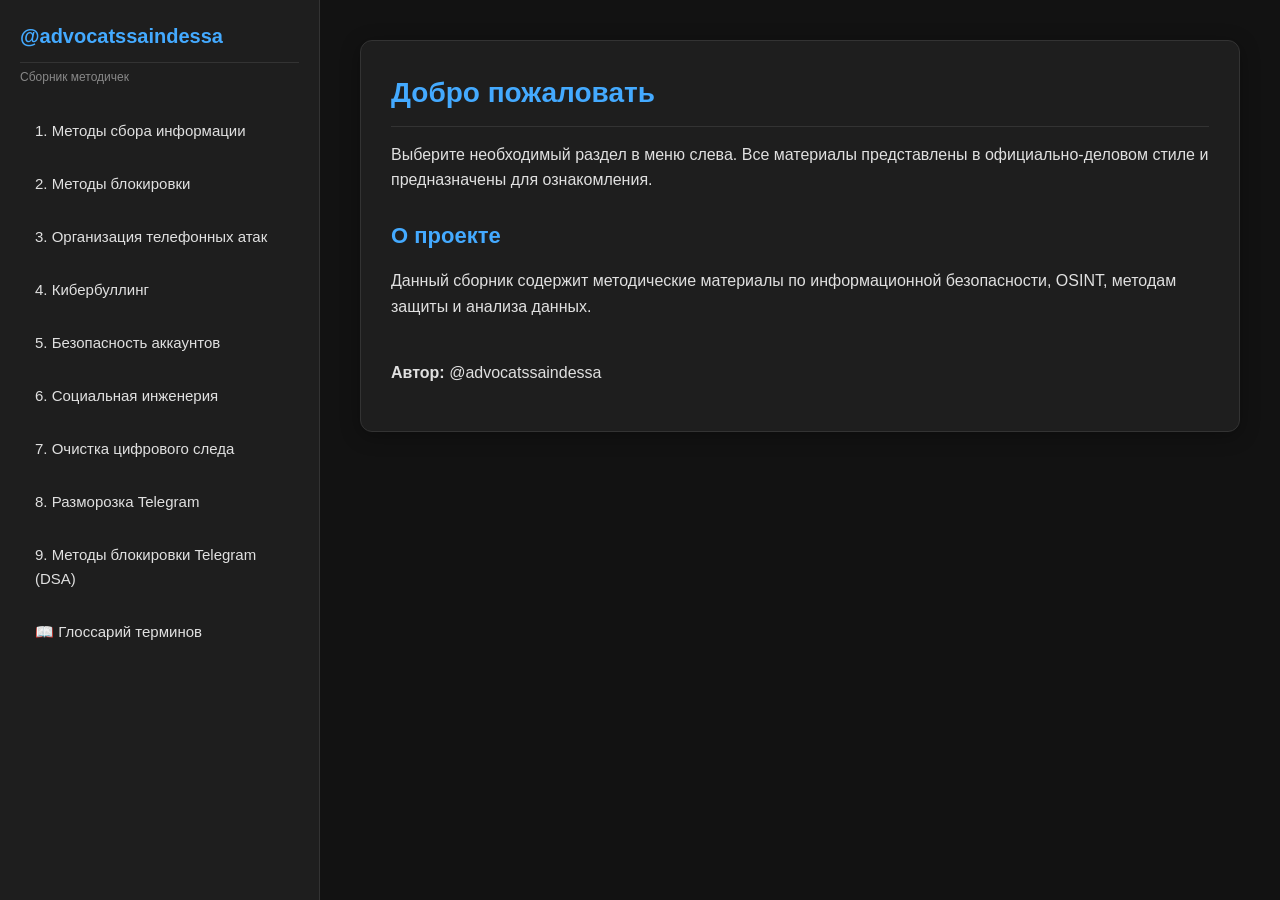
<file: index.html>
<!DOCTYPE html>
<html lang="ru">
<head>
  <meta charset="UTF-8">
  <meta name="viewport" content="width=device-width, initial-scale=1.0">
  <title>Мануалы | @advocatssaindessa</title>
  <link rel="stylesheet" href="style.css">
</head>
<body>

  <!-- Боковая панель -->
  <aside class="sidebar">
    <h1>@advocatssaindessa</h1>
    <p>Сборник методичек</p>
    
    <a href="manual1.html">1. Методы сбора информации</a>
    <a href="manual2.html">2. Методы блокировки</a>
    <a href="manual3.html">3. Организация телефонных атак</a>
    <a href="manual4.html">4. Кибербуллинг</a>
    <a href="manual5.html">5. Безопасность аккаунтов</a>
    <a href="manual6.html">6. Социальная инженерия</a>
    <a href="manual7.html">7. Очистка цифрового следа</a>
    <a href="manual8.html">8. Разморозка Telegram</a>
    <a href="manual9.html">9. Методы блокировки Telegram (DSA)</a>
    <a href="glossary.html">📖 Глоссарий терминов</a>
  </aside>

  <!-- Основной контент -->
  <main class="main-content">
    <div class="content-box">
      <h1>Добро пожаловать</h1>
      <p>Выберите необходимый раздел в меню слева. Все материалы представлены в официально-деловом стиле и предназначены для ознакомления.</p>
      
      <h2>О проекте</h2>
      <p>Данный сборник содержит методические материалы по информационной безопасности, OSINT, методам защиты и анализа данных.</p>
      
      <br>
      <p><strong>Автор:</strong> @advocatssaindessa</p>
    </div>
  </main>

</body>
</html>
</file>
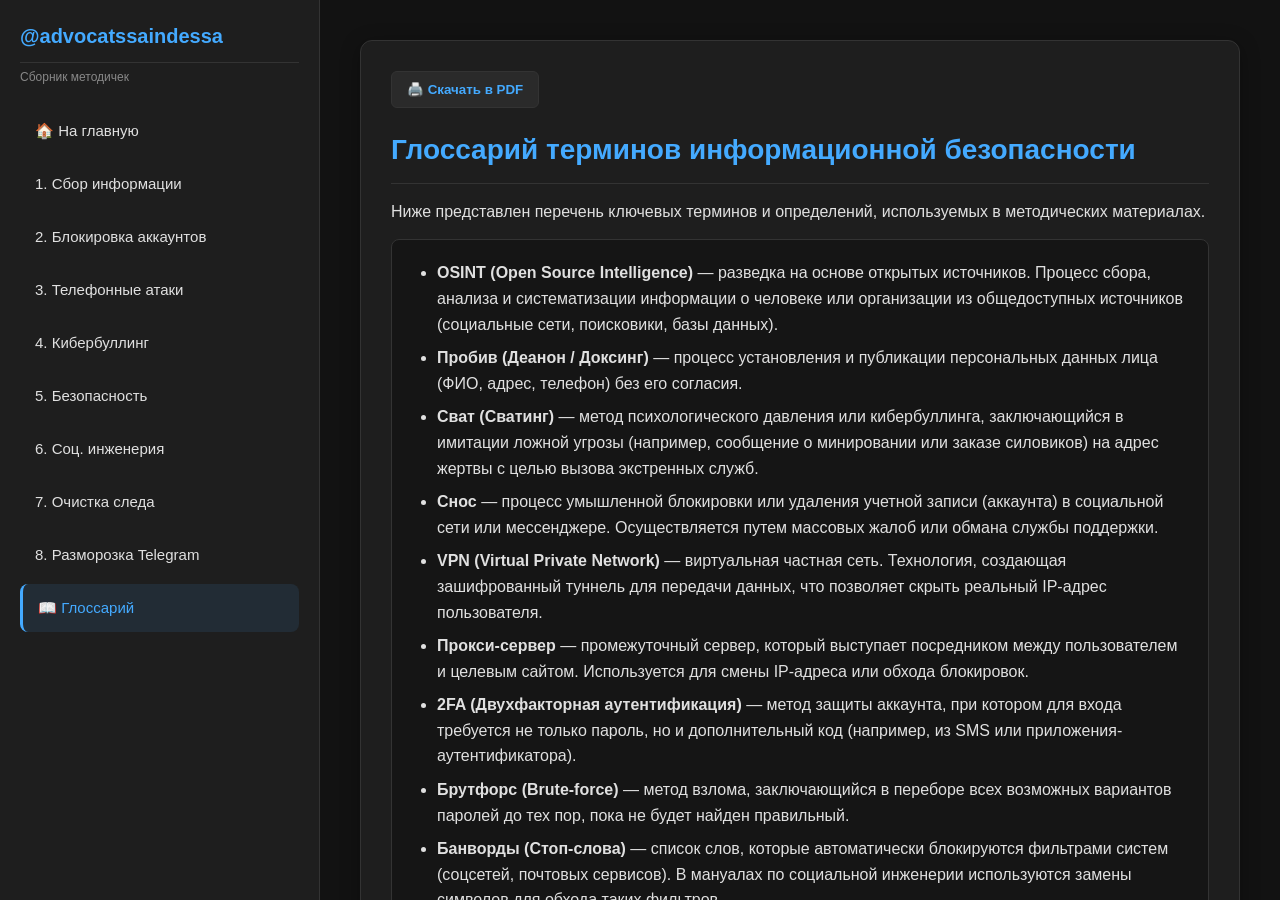
<file: glossary.html>
<!DOCTYPE html>
<html lang="ru">
<head>
  <meta charset="UTF-8">
  <meta name="viewport" content="width=device-width, initial-scale=1.0">
  <title>Глоссарий терминов</title>
  <link rel="stylesheet" href="style.css">
</head>
<body>

  <aside class="sidebar">
    <h1>@advocatssaindessa</h1>
    <p>Сборник методичек</p>
    <a href="index.html">🏠 На главную</a>
    <a href="manual1.html">1. Сбор информации</a>
    <a href="manual2.html">2. Блокировка аккаунтов</a>
    <a href="manual3.html">3. Телефонные атаки</a>
    <a href="manual4.html">4. Кибербуллинг</a>
    <a href="manual5.html">5. Безопасность</a>
    <a href="manual6.html">6. Соц. инженерия</a>
    <a href="manual7.html">7. Очистка следа</a>
    <a href="manual8.html">8. Разморозка Telegram</a>
    <a href="glossary.html" class="active">📖 Глоссарий</a>
  </aside>

  <main class="main-content">
    <div class="content-box">
      
      <button onclick="window.print()" class="btn">🖨️ Скачать в PDF</button>
      
      <h1>Глоссарий терминов информационной безопасности</h1>
      <p>Ниже представлен перечень ключевых терминов и определений, используемых в методических материалах.</p>

      <ul>
        <li><strong>OSINT (Open Source Intelligence)</strong> — разведка на основе открытых источников. Процесс сбора, анализа и систематизации информации о человеке или организации из общедоступных источников (социальные сети, поисковики, базы данных).</li>
        <li><strong>Пробив (Деанон / Доксинг)</strong> — процесс установления и публикации персональных данных лица (ФИО, адрес, телефон) без его согласия.</li>
        <li><strong>Сват (Сватинг)</strong> — метод психологического давления или кибербуллинга, заключающийся в имитации ложной угрозы (например, сообщение о минировании или заказе силовиков) на адрес жертвы с целью вызова экстренных служб.</li>
        <li><strong>Снос</strong> — процесс умышленной блокировки или удаления учетной записи (аккаунта) в социальной сети или мессенджере. Осуществляется путем массовых жалоб или обмана службы поддержки.</li>
        <li><strong>VPN (Virtual Private Network)</strong> — виртуальная частная сеть. Технология, создающая зашифрованный туннель для передачи данных, что позволяет скрыть реальный IP-адрес пользователя.</li>
        <li><strong>Прокси-сервер</strong> — промежуточный сервер, который выступает посредником между пользователем и целевым сайтом. Используется для смены IP-адреса или обхода блокировок.</li>
        <li><strong>2FA (Двухфакторная аутентификация)</strong> — метод защиты аккаунта, при котором для входа требуется не только пароль, но и дополнительный код (например, из SMS или приложения-аутентификатора).</li>
        <li><strong>Брутфорс (Brute-force)</strong> — метод взлома, заключающийся в переборе всех возможных вариантов паролей до тех пор, пока не будет найден правильный.</li>
        <li><strong>Банворды (Стоп-слова)</strong> — список слов, которые автоматически блокируются фильтрами систем (соцсетей, почтовых сервисов). В мануалах по социальной инженерии используются замены символов для обхода таких фильтров.</li>
        <li><strong>Автоудаление (AutoDelete Cookies)</strong> — расширение для браузера, автоматически удаляющее файлы cookie после закрытия вкладки, предотвращая отслеживание сессий.</li>
        <li><strong>Tallow (TorWall)</strong> — программное обеспечение (брандмауэр), которое принудительно перенаправляет весь интернет-трафик компьютера через сеть Tor, блокируя утечки данных в обход анонимайзера.</li>
      </ul>

      <footer>
        <p><strong>Автор:</strong> @advocatssaindessa</p>
      </footer>
      
    </div>
  </main>

</body>
</html>
</file>
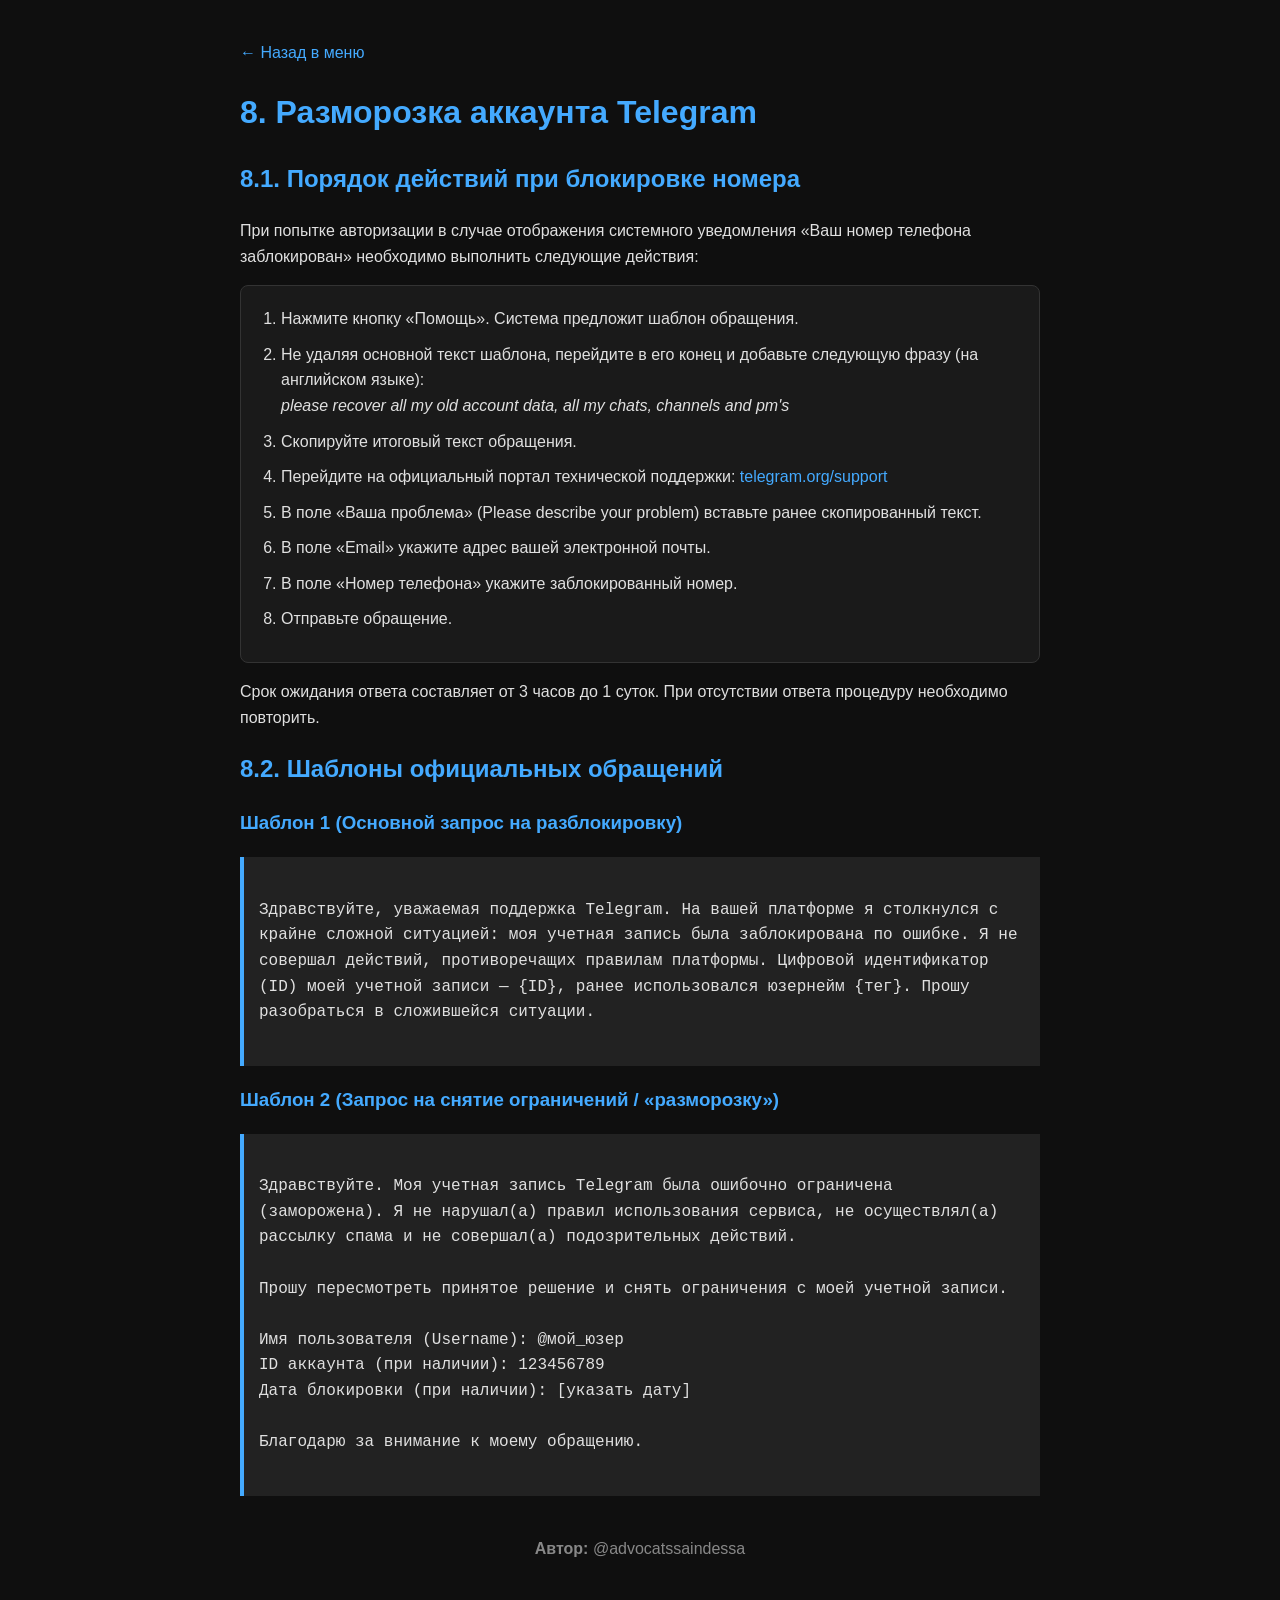
<file: manuai8.html>
<!DOCTYPE html>
<html lang="ru">
<head>
  <meta charset="UTF-8">
  <title>Разморозка аккаунта Telegram</title>
  <style>
    body { background-color: #0f0f0f; color: #e0e0e0; font-family: 'Segoe UI', Arial, sans-serif; max-width: 800px; margin: 40px auto; padding: 0 20px; line-height: 1.6; }
    h1, h2, h3 { color: #4af; }
    a { color: #4af; text-decoration: none; }
    a:hover { text-decoration: underline; }
    ul, ol { background: #1a1a1a; padding: 20px 40px; border-radius: 8px; border: 1px solid #333; }
    li { margin-bottom: 10px; }
    footer { text-align: center; color: #888; margin-top: 40px; }
    .code-block { background: #222; padding: 15px; border-left: 4px solid #4af; margin: 15px 0; font-family: Consolas, monospace; white-space: pre-wrap; }
  </style>
</head>
<body>
  <a href="index.html">← Назад в меню</a>
  <h1>8. Разморозка аккаунта Telegram</h1>

  <h2>8.1. Порядок действий при блокировке номера</h2>
  <p>При попытке авторизации в случае отображения системного уведомления «Ваш номер телефона заблокирован» необходимо выполнить следующие действия:</p>
  <ol>
    <li>Нажмите кнопку «Помощь». Система предложит шаблон обращения.</li>
    <li>Не удаляя основной текст шаблона, перейдите в его конец и добавьте следующую фразу (на английском языке):<br>
      <em>please recover all my old account data, all my chats, channels and pm's</em>
    </li>
    <li>Скопируйте итоговый текст обращения.</li>
    <li>Перейдите на официальный портал технической поддержки: <a href="https://telegram.org/support" target="_blank">telegram.org/support</a></li>
    <li>В поле «Ваша проблема» (Please describe your problem) вставьте ранее скопированный текст.</li>
    <li>В поле «Email» укажите адрес вашей электронной почты.</li>
    <li>В поле «Номер телефона» укажите заблокированный номер.</li>
    <li>Отправьте обращение.</li>
  </ol>
  <p>Срок ожидания ответа составляет от 3 часов до 1 суток. При отсутствии ответа процедуру необходимо повторить.</p>

  <h2>8.2. Шаблоны официальных обращений</h2>
  
  <h3>Шаблон 1 (Основной запрос на разблокировку)</h3>
  <div class="code-block">
Здравствуйте, уважаемая поддержка Telegram. На вашей платформе я столкнулся с крайне сложной ситуацией: моя учетная запись была заблокирована по ошибке. Я не совершал действий, противоречащих правилам платформы. Цифровой идентификатор (ID) моей учетной записи — {ID}, ранее использовался юзернейм {тег}. Прошу разобраться в сложившейся ситуации.
  </div>

  <h3>Шаблон 2 (Запрос на снятие ограничений / «разморозку»)</h3>
  <div class="code-block">
Здравствуйте. Моя учетная запись Telegram была ошибочно ограничена (заморожена). Я не нарушал(а) правил использования сервиса, не осуществлял(а) рассылку спама и не совершал(а) подозрительных действий.

Прошу пересмотреть принятое решение и снять ограничения с моей учетной записи.

Имя пользователя (Username): @мой_юзер
ID аккаунта (при наличии): 123456789
Дата блокировки (при наличии): [указать дату]

Благодарю за внимание к моему обращению.
  </div>

  <footer>
    <p><strong>Автор:</strong> @advocatssaindessa</p>
  </footer>
</body>
</html>
</file>
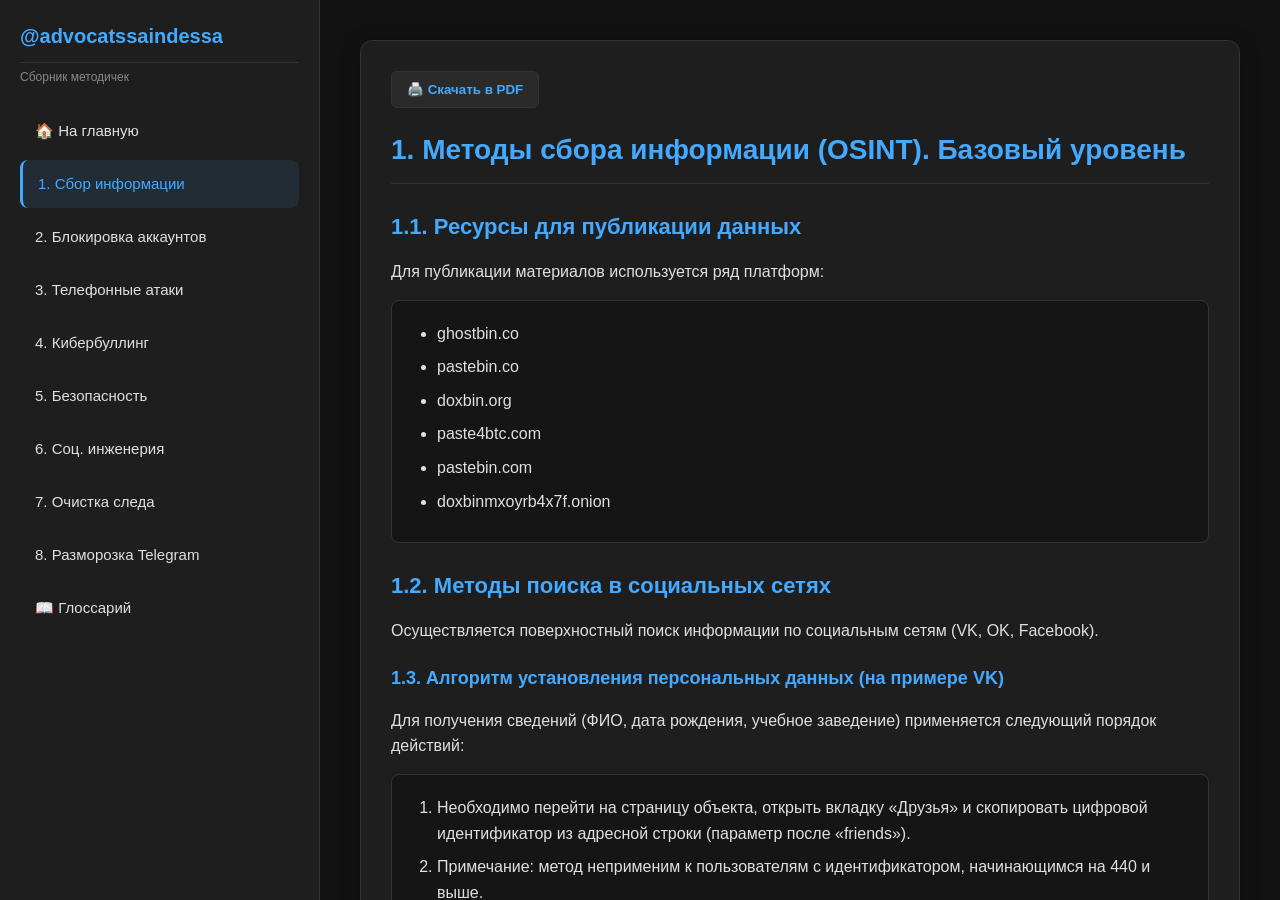
<file: manual1.html>
<!DOCTYPE html>
<html lang="ru">
<head>
  <meta charset="UTF-8">
  <meta name="viewport" content="width=device-width, initial-scale=1.0">
  <title>Методы сбора информации (OSINT)</title>
  <link rel="stylesheet" href="style.css">
</head>
<body>

  <aside class="sidebar">
    <h1>@advocatssaindessa</h1>
    <p>Сборник методичек</p>
    <a href="index.html">🏠 На главную</a>
    <a href="manual1.html" class="active">1. Сбор информации</a>
    <a href="manual2.html">2. Блокировка аккаунтов</a>
    <a href="manual3.html">3. Телефонные атаки</a>
    <a href="manual4.html">4. Кибербуллинг</a>
    <a href="manual5.html">5. Безопасность</a>
    <a href="manual6.html">6. Соц. инженерия</a>
    <a href="manual7.html">7. Очистка следа</a>
    <a href="manual8.html">8. Разморозка Telegram</a>
    <a href="glossary.html">📖 Глоссарий</a>
  </aside>

  <main class="main-content">
    <div class="content-box">
      
      <button onclick="window.print()" class="btn">🖨️ Скачать в PDF</button>
      
      <h1>1. Методы сбора информации (OSINT). Базовый уровень</h1>

      <h2>1.1. Ресурсы для публикации данных</h2>
      <p>Для публикации материалов используется ряд платформ:</p>
      <ul>
        <li>ghostbin.co</li>
        <li>pastebin.co</li>
        <li>doxbin.org</li>
        <li>paste4btc.com</li>
        <li>pastebin.com</li>
        <li>doxbinmxoyrb4x7f.onion</li>
      </ul>

      <h2>1.2. Методы поиска в социальных сетях</h2>
      <p>Осуществляется поверхностный поиск информации по социальным сетям (VK, OK, Facebook).</p>

      <h3>1.3. Алгоритм установления персональных данных (на примере VK)</h3>
      <p>Для получения сведений (ФИО, дата рождения, учебное заведение) применяется следующий порядок действий:</p>
      <ol>
        <li>Необходимо перейти на страницу объекта, открыть вкладку «Друзья» и скопировать цифровой идентификатор из адресной строки (параметр после «friends»).</li>
        <li>Примечание: метод неприменим к пользователям с идентификатором, начинающимся на 440 и выше.</li>
        <li>Следует ввести скопированный идентификатор с префиксом «id» в поисковые системы (Google, Яндекс). Анализ результатов позволяет получить дополнительные сведения (имя при регистрации, телефон, связанные группы). При отсутствии результатов осуществляется переход на страницу пользователя для определения даты рождения (в 87% случаев указывается день и месяц, год вычисляется аналитически). Далее открывается список друзей, выбирается город (возможно указание Москвы или Санкт-Петербурга). Проверяются первые три города после указанных. При числе друзей менее 10 используется сервис 220vk.com для выявления скрытых связей. Определяется преобладающий год рождения среди друзей (соответствует году рождения объекта). На платформе OK.RU выполняется поиск по имени и городу; при отсутствии результатов — по дате рождения (вероятность совпадения 100%). Устанавливаются фамилия и имя (в 50% случаев — отчество). При отсутствии данных об отце его возраст вычисляется путем прибавления 18 лет к возрасту объекта, после чего выполняется поиск.</li>
        <li>При сомнениях в принадлежности страницы конкретному лицу применяется метод сопоставления активности. Анализируется тип устройства (мобильный/ПК) и временные интервалы нахождения в сети. Например, при наличии двух профилей с идентичными данными, активных с мобильных устройств одновременно, и третьего, выходящего в сеть с интервалом в 3-5 часов, последний с высокой долей вероятности является искомым.</li>
      </ol>

      <h3>1.4. Вспомогательные сервисы</h3>
      <ul>
        <li><a href="https://vk.com/app7183114" target="_blank">https://vk.com/app7183114</a></li>
        <li>@InfoVkUser_bot</li>
        <li>@FindNameVk_bot</li>
        <li>@GetPhone_bot</li>
        <li>220vk.com</li>
        <li><a href="https://online-vk.ru/pivatfriends.php?id=123456789" target="_blank">https://online-vk.ru/pivatfriends.php?id=123456789</a> (требуется замена идентификатора)</li>
      </ul>
      <h3>1.5. Поиск по базе данных «Одноклассники» (OK)</h3>
      <p>Применяются аналогичные методы, что и для VK.</p>
      <p><strong>Метод установления номера телефона через OK:</strong></p>
      <ol>
        <li>Выполнить поиск по имени, городу и дате рождения.</li>
        <li>Выполнить поиск по инициалам и городу (с отсеиванием результатов).</li>
        <li>Использовать фильтр по городу и полной дате рождения.</li>
        <li>Осуществить поиск родственников по фамилии (с использованием вычисленного возраста).</li>
        <li>Проверить идентификатор канала YouTube в Google для установления предыдущих названий.</li>
      </ol>
      <p><strong>Инструкция по восстановлению доступа:</strong></p>
      <ol>
        <li>Добавить профиль VK в друзья.</li>
        <li>Перейти в OK и открыть раздел «Друзья».</li>
        <li>Использовать функцию «Добавить друга из ВК».</li>
        <li>Скопировать ссылку на найденный профиль.</li>
        <li>Перейти по адресу <a href="https://ok.ru/password/recovery" target="_blank">https://ok.ru/password/recovery</a> и выбрать восстановление через профиль.</li>
        <li>Вставить ссылку в поле поиска. Система отобразит часть номера телефона и адрес электронной почты.</li>
      </ol>
      <p><strong>Вспомогательный сервис:</strong> ok.city4me.com</p>

      <h3>1.6. Поиск в Facebook</h3>
      <p>При наличии Facebook ID (полученного, например, через lampyre.io) страницу можно найти с помощью алгоритма, описанного на StackOverflow.</p>
      <p>Ссылка: <a href="https://stackoverflow.com/questions/12827775/facebook-user-url-by-id" target="_blank">https://stackoverflow.com/questions/12827775/facebook-user-url-by-id</a></p>
      <p><strong>Сервисы:</strong></p>
      <ul>
        <li>graph.tips</li>
        <li>whopostedwhat.com</li>
        <li>lookup-id.com (поиск ID аккаунта Facebook)</li>
      </ul>
      <p>Поиск ID в поисковых системах также может предоставить дополнительные сведения.</p>
      <p>@usersbox_bot (поиск аккаунтов VK с указанным Facebook).</p>
      <p><a href="https://facebook.com/browse/mutual_friends/?uid=USERID&node=USERID" target="_blank">https://facebook.com/browse/mutual_friends/?uid=USERID&node=USERID</a> — поиск общих друзей (требуется замена USERID).</p>

      <h3>1.7. Мультифункциональные сервисы поиска</h3>
      <ul>
        <li><a href="https://thatsthem.com" target="_blank">https://thatsthem.com</a></li>
        <li><a href="https://www.spokeo.com" target="_blank">https://www.spokeo.com</a></li>
        <li><a href="https://pipl.com" target="_blank">https://pipl.com</a></li>
        <li><a href="https://nuga.app/" target="_blank">https://nuga.app/</a></li>
        <li><a href="https://www.fastpeoplesearch.com" target="_blank">https://www.fastpeoplesearch.com</a></li>
        <li><a href="https://www.truepeoplesearch.com" target="_blank">https://www.truepeoplesearch.com</a></li>
        <li><a href="https://www.familytreenow.com" target="_blank">https://www.familytreenow.com</a></li>
        <li><a href="https://socialcatfish.com/" target="_blank">https://socialcatfish.com/</a></li>
        <li><a href="https://usersearch.org/" target="_blank">https://usersearch.org/</a></li>
        <li><a href="https://lampyre.io/" target="_blank">https://lampyre.io/</a></li>
        <li><a href="https://dehashed.com/" target="_blank">https://dehashed.com/</a></li>
      </ul>

      <h3>1.8. Поиск по электронной почте и номеру телефона</h3>
      <p>Для поиска по электронной почте применяются операторы Google Dorks (целенаправленные поисковые запросы):</p>
      <ul>
        <li>"@example.com" site:example.com — поиск почтовых ящиков на определенном домене.</li>
        <li>HR "email" site:example.com filetype:csv | filetype:xls | filetype:xlsx — поиск контактов HR в форматах xls, xlsx, csv.</li>
        <li>site:example.com intext:@gmail.com filetype:xls — извлечение ID почтовых ящиков Gmail из определенного домена.</li>
      </ul>
      <p>Корректно сформированный поисковый запрос позволяет получить значительный объем данных.</p>

      <h3>1.9. Проверка утечек данных</h3>
      <ul>
        <li><a href="https://haveibeenpwned.com/" target="_blank">https://haveibeenpwned.com/</a></li>
        <li><a href="https://ghostproject.fr" target="_blank">https://ghostproject.fr</a></li>
      </ul>
      <p>Сервис для проверки паролей от взломанных e-mail: <a href="https://intelx.io/" target="_blank">https://intelx.io/</a></p>
      <p>Таблица соответствия «почта-пароль»: <a href="https://drive.google.com/open?id=1yDi7mjE50f3vCRt0GB-QlnR01uM5gTRz" target="_blank">https://drive.google.com/open?id=1yDi7mjE50f3vCRt0GB-QlnR01uM5gTRz</a></p>
      <p>База данных уязвимостей и поисковых запросов: <a href="https://www.exploit-db.com/google-hacking-database" target="_blank">https://www.exploit-db.com/google-hacking-database</a> (содержит примеры запросов для поиска слитых паролей, незащищенных документов и уязвимых устройств).</p>
      <p>Сервис fth.su (база leakcheck).</p>
      <p>Сервис комплексного поиска: lampyre.io</p>
      <p><a href="https://nuga.app/" target="_blank">https://nuga.app/</a> — поиск аккаунта Instagram по номеру телефона.</p>
      <p><a href="https://mirror.bullshit.agency" target="_blank">https://mirror.bullshit.agency</a> — поиск объявлений на досках объявлений по номеру телефона.</p>
      <p><a href="https://nomer.org" target="_blank">https://nomer.org</a> — база данных адресов.</p>
      <p>Метод определения номера через DonatePay/DonationAlerts: при возникновении ошибки 503 Bad Gateway на странице оплаты, просмотр кода элемента позволяет получить часть данных пользователя (метод актуален).</p>
      <ul>
        <li><a href="http://com.lullar.com" target="_blank">http://com.lullar.com</a></li>
        <li><a href="http://www.emailfinder.com" target="_blank">http://www.emailfinder.com</a></li>
        <li><a href="http://www.spokeo.com/email-search" target="_blank">http://www.spokeo.com/email-search</a></li>
        <li><a href="http://ctrlq.org/google/images/" target="_blank">http://ctrlq.org/google/images/</a></li>
        <li><a href="http://emailchange.com/" target="_blank">http://emailchange.com/</a></li>
      </ul>

      <h3>1.10. Методология поиска в поисковых системах</h3>
      <p>Руководство по операторам Google: <a href="https://www.rush-analytics.ru/blog/seo-gid-po-poiskovym-operatoram-google" target="_blank">https://www.rush-analytics.ru/blog/seo-gid-po-poiskovym-operatoram-google</a></p>

      <footer>
        <p><strong>Автор:</strong> @advocatssaindessa</p>
      </footer>
      
    </div>
  </main>

</body>
</html>
</file>
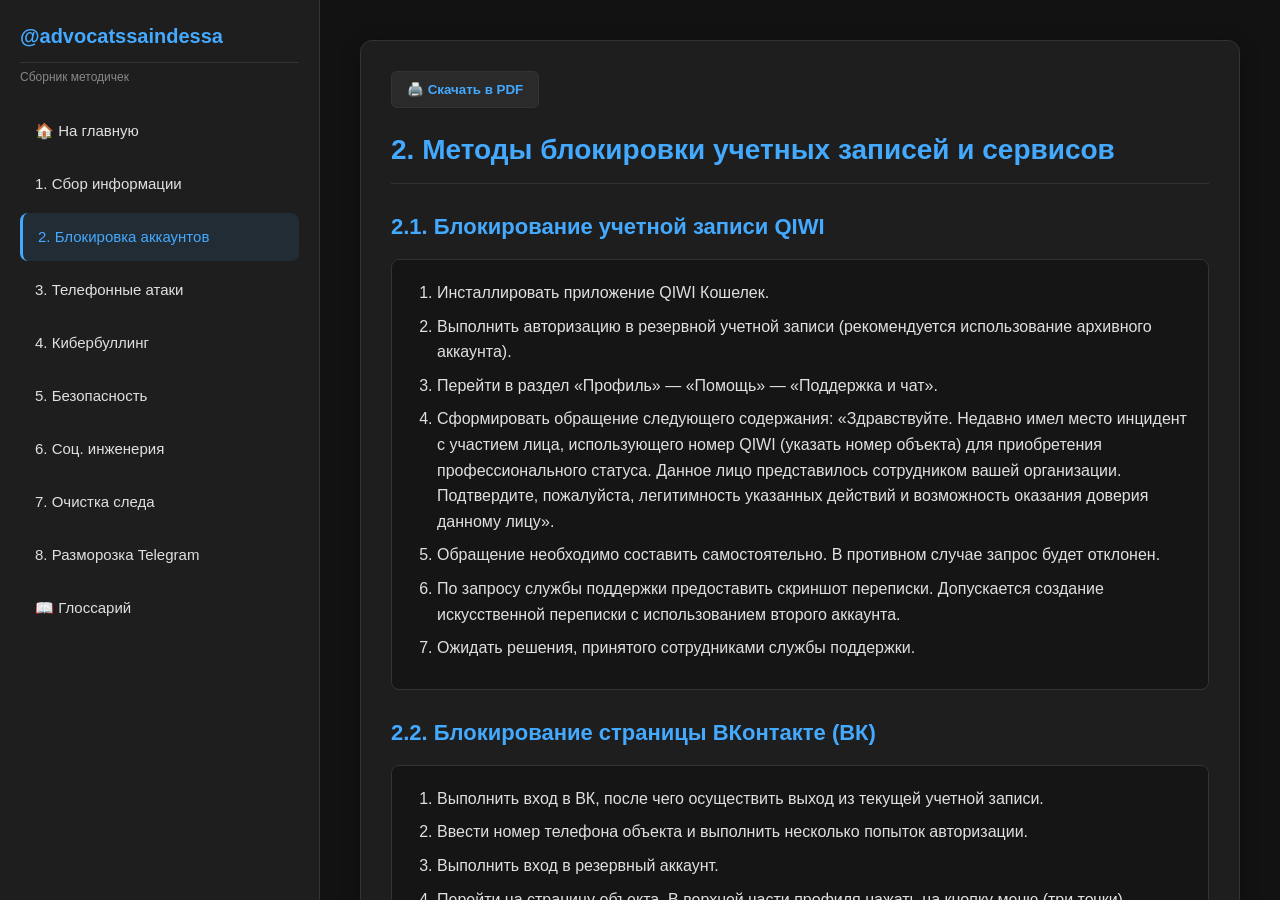
<file: manual2.html>
<!DOCTYPE html>
<html lang="ru">
<head>
  <meta charset="UTF-8">
  <meta name="viewport" content="width=device-width, initial-scale=1.0">
  <title>Методы блокировки учетных записей</title>
  <link rel="stylesheet" href="style.css">
</head>
<body>

  <aside class="sidebar">
    <h1>@advocatssaindessa</h1>
    <p>Сборник методичек</p>
    <a href="index.html">🏠 На главную</a>
    <a href="manual1.html">1. Сбор информации</a>
    <a href="manual2.html" class="active">2. Блокировка аккаунтов</a>
    <a href="manual3.html">3. Телефонные атаки</a>
    <a href="manual4.html">4. Кибербуллинг</a>
    <a href="manual5.html">5. Безопасность</a>
    <a href="manual6.html">6. Соц. инженерия</a>
    <a href="manual7.html">7. Очистка следа</a>
    <a href="manual8.html">8. Разморозка Telegram</a>
    <a href="glossary.html">📖 Глоссарий</a>
  </aside>

  <main class="main-content">
    <div class="content-box">
      
      <button onclick="window.print()" class="btn">🖨️ Скачать в PDF</button>
      
      <h1>2. Методы блокировки учетных записей и сервисов</h1>

      <h2>2.1. Блокирование учетной записи QIWI</h2>
      <ol>
        <li>Инсталлировать приложение QIWI Кошелек.</li>
        <li>Выполнить авторизацию в резервной учетной записи (рекомендуется использование архивного аккаунта).</li>
        <li>Перейти в раздел «Профиль» — «Помощь» — «Поддержка и чат».</li>
        <li>Сформировать обращение следующего содержания: «Здравствуйте. Недавно имел место инцидент с участием лица, использующего номер QIWI (указать номер объекта) для приобретения профессионального статуса. Данное лицо представилось сотрудником вашей организации. Подтвердите, пожалуйста, легитимность указанных действий и возможность оказания доверия данному лицу».</li>
        <li>Обращение необходимо составить самостоятельно. В противном случае запрос будет отклонен.</li>
        <li>По запросу службы поддержки предоставить скриншот переписки. Допускается создание искусственной переписки с использованием второго аккаунта.</li>
        <li>Ожидать решения, принятого сотрудниками службы поддержки.</li>
      </ol>

      <h2>2.2. Блокирование страницы ВКонтакте (ВК)</h2>
      <ol>
        <li>Выполнить вход в ВК, после чего осуществить выход из текущей учетной записи.</li>
        <li>Ввести номер телефона объекта и выполнить несколько попыток авторизации.</li>
        <li>Выполнить вход в резервный аккаунт.</li>
        <li>Перейти на страницу объекта. В верхней части профиля нажать на кнопку меню (три точки).</li>
        <li>Выбрать опцию «Пожаловаться», затем — «Проблема с профилем».</li>
        <li>Подтвердить, что профиль принадлежит заявителю.</li>
        <li>В поле «Старый номер телефона» указать номер объекта.</li>
        <li>В поле «Доступный номер телефона» указать номер резервного аккаунта.</li>
        <li>Отправить жалобу.</li>
      </ol>

      <h2>2.3. Блокирование учетной записи WhatsApp</h2>
      <ol>
        <li>Открыть приложение WhatsApp, выполнить выход из текущего аккаунта. В поле ввода номера указать номер объекта.</li>
        <li>Ввести случайный код подтверждения. Повторять процедуру запроса и ввода кода до появления системного уведомления о превышении лимита попыток (блокировка на 12 часов).</li>
        <li>По истечении 12 часов повторить процедуру ввода некорректного кода.</li>
        <li>Направить обращение в службу технической поддержки мессенджера по адресу support@whatsapp.com с уведомлением об утрате устройства. После получения ответного письма с требованием подтверждения — подтвердить запрос. Учетная запись объекта будет деавторизована с блокировкой возможности повторного входа.</li>
      </ol>

      <h2>2.4. Блокирование каналов и чатов в Telegram</h2>
      <p>Соответствующая инструкция доступна по ссылке: <a href="https://telegra.ph/Snosim-kanaly-i-chaty-v-Telegram-06-26" target="_blank">https://telegra.ph/Snosim-kanaly-i-chaty-v-Telegram-06-26</a></p>

      <footer>
        <p><strong>Автор:</strong> @advocatssaindessa</p>
      </footer>
      
    </div>
  </main>

</body>
</html>
</file>
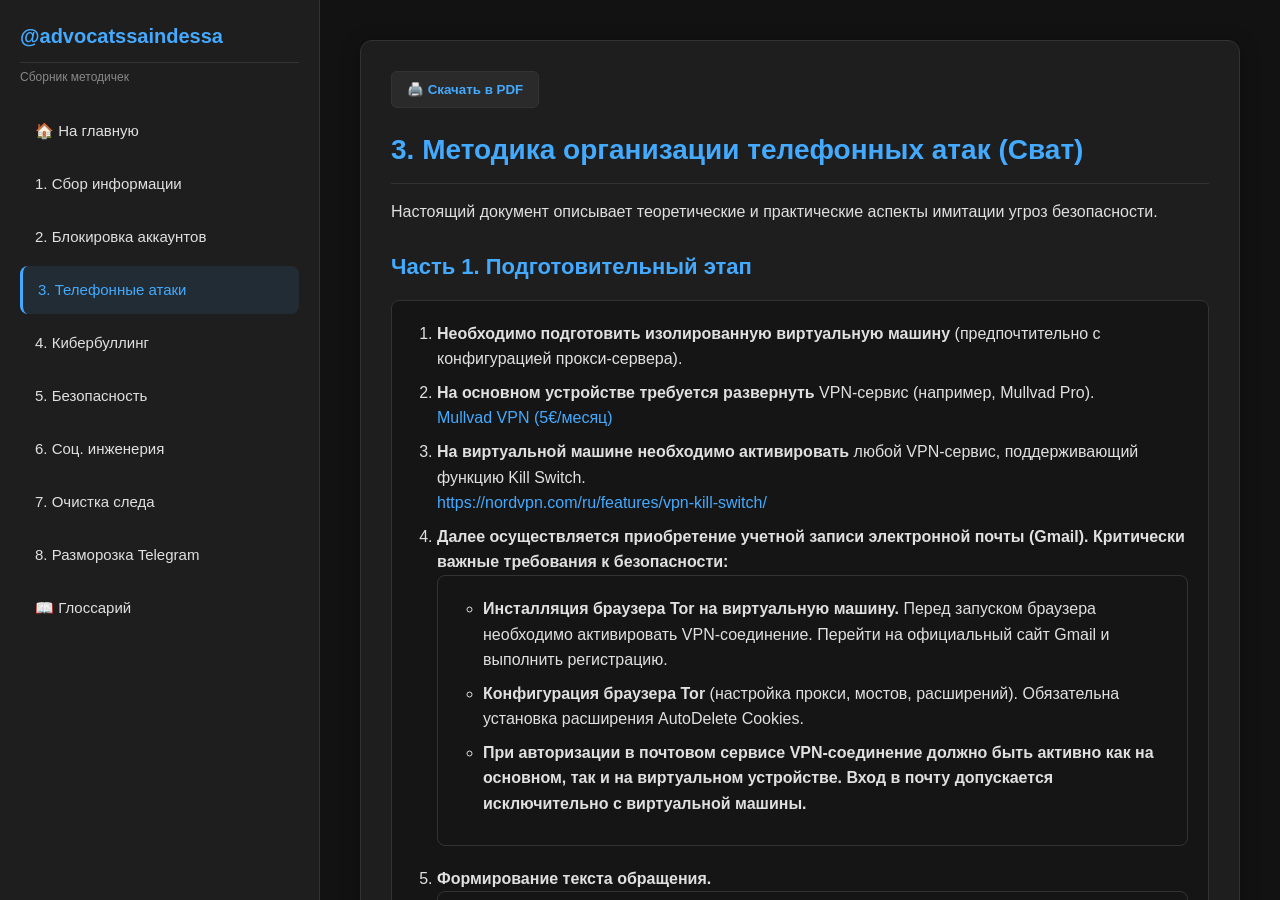
<file: manual3.html>
<!DOCTYPE html>
<html lang="ru">
<head>
  <meta charset="UTF-8">
  <meta name="viewport" content="width=device-width, initial-scale=1.0">
  <title>Методика организации телефонных атак</title>
  <link rel="stylesheet" href="style.css">
</head>
<body>

  <aside class="sidebar">
    <h1>@advocatssaindessa</h1>
    <p>Сборник методичек</p>
    <a href="index.html">🏠 На главную</a>
    <a href="manual1.html">1. Сбор информации</a>
    <a href="manual2.html">2. Блокировка аккаунтов</a>
    <a href="manual3.html" class="active">3. Телефонные атаки</a>
    <a href="manual4.html">4. Кибербуллинг</a>
    <a href="manual5.html">5. Безопасность</a>
    <a href="manual6.html">6. Соц. инженерия</a>
    <a href="manual7.html">7. Очистка следа</a>
    <a href="manual8.html">8. Разморозка Telegram</a>
    <a href="glossary.html">📖 Глоссарий</a>
  </aside>

  <main class="main-content">
    <div class="content-box">
      
      <button onclick="window.print()" class="btn">🖨️ Скачать в PDF</button>
      
      <h1>3. Методика организации телефонных атак (Сват)</h1>
      <p>Настоящий документ описывает теоретические и практические аспекты имитации угроз безопасности.</p>

      <h2>Часть 1. Подготовительный этап</h2>
      <ol>
        <li><strong>Необходимо подготовить изолированную виртуальную машину</strong> (предпочтительно с конфигурацией прокси-сервера).</li>
        <li><strong>На основном устройстве требуется развернуть</strong> VPN-сервис (например, Mullvad Pro).<br>
          <a href="https://mullvad.net/ru/" target="_blank">Mullvad VPN (5€/месяц)</a></li>
        <li><strong>На виртуальной машине необходимо активировать</strong> любой VPN-сервис, поддерживающий функцию Kill Switch.<br>
          <a href="https://nordvpn.com/ru/features/vpn-kill-switch/" target="_blank">https://nordvpn.com/ru/features/vpn-kill-switch/</a></li>
        <li><strong>Далее осуществляется приобретение учетной записи электронной почты (Gmail). Критически важные требования к безопасности:</strong>
          <ul>
            <li><strong>Инсталляция браузера Tor на виртуальную машину.</strong> Перед запуском браузера необходимо активировать VPN-соединение. Перейти на официальный сайт Gmail и выполнить регистрацию.</li>
            <li><strong>Конфигурация браузера Tor</strong> (настройка прокси, мостов, расширений). Обязательна установка расширения AutoDelete Cookies.</li>
            <li><strong>При авторизации в почтовом сервисе VPN-соединение должно быть активно как на основном, так и на виртуальном устройстве. Вход в почту допускается исключительно с виртуальной машины.</strong></li>
          </ul>
        </li>
        <li><strong>Формирование текста обращения.</strong>
          <ul>
            <li>Текст должен содержать обход фильтров (банвордов). Например, замена символов (3amuHuP0ваL и т.д.).</li>
            <li>Заголовок сообщения должен иметь высокую степень срочности (например, «!!СРОЧНО!!ВАЖНО!!»).</li>
          </ul>
        </li>
        <li><strong>Необходимо составить список адресов электронной почты для рассылки</strong> (не менее 20 адресов) для создания эффекта массовости.</li>
        <li><strong>Перед отправкой сообщения необходимо убедиться в полной безопасности и отсутствии цифровых следов.</strong>
          <ul>
            <li>Рекомендуется использовать адреса городских средств массовой информации и объектов, в отношении которых планируется имитация атаки. Не допускается использование официальных адресов правоохранительных и государственных органов (например, fsb@fsb.ru, polis@polis.ru, mvd@mvd.ru).</li>
          </ul>
          <p>!!При регистрации в любых сервисах необходимо использовать виртуальные номера телефонов. Приобретение услуг и товаров должно осуществляться исключительно при активном VPN-соединении.!!</p>
        </li>
      </ol>

      <h2>Перечень фильтруемых слов (банворды):</h2>
      <p><em>смерть, взрыв, теракт, террористы, бомба, террористическая группировка.</em></p>

      <h2>Шаблоны сообщений</h2>
      <p><strong>Шаблон 1:</strong></p>
      <p>ПРИВЕТ ИЗ ADA Y6'ЛЬD'КИ! Я ТЕПЕРЬ ВАШ ЛУЧШИЙ DRYG И В ДАЛЬНЕЙШЕМ СОСЕРЖАНИЕ ПИСЬМА ВЫ ПОЙМЁТЕ ПОЧЕМУ!</p>
      <p>ЗДАНИЕ {название здания} НАХОДИТСЯ ПОД МОИМ 4УТКИМ КОНТРОЛЕМ И ТОЛЬКО ВЫ СМОЖЕТЕ СПАСТИ НЕВИНЫЕ ДУШИ ЭТИХ ЛЮДЕЙ!</p>
      <p>Я НЕ БУДУ ПРОСИТЬ 0TkY'П И ТАК ДАЛЕЕ, Я ПРИИЁЛ СЮДА НЕ ЗА ВЫГОДОЙ, Я ПРИИЁЛ ЧТОБЫ y6It'Ь ЭТИХ ЖАЛКіХ ЛЮДЕЙ</p>
      <p>ЖДУ ВАШЕ СООБЩЕНИЕ ДЛЯ ОБГОВОРА ДАЛЬНЕЙШИХ ДЕЙСТВИЙ</p>
      <p>КОНТАКТЫ - {vk/tg/phone number/ok/skype/discord}</p>

      <h3>Дополнение к Шаблону 1:</h3>
      <p>РАЗГОВОР БУДЕТ КОРОТКИЙ, ОТКУП В РАЗМЕРЕ 300,000 ТЫS'ЯЧ RUBLEU HA KARTY - {номер телефона/карты}, UZBAVIT ВАШИХ DETEU ОТ MY4EN'ИЙ :)</p>
      <p>Дополнительные данные вносятся по усмотрению заявителя.</p>

      <h2>Часть 2. Обеспечение анонимности</h2>
      <p>Согласно проведенному анализу, изложенные выше методы являются корректными с точки зрения безопасности. Далее рассматриваются аспекты обеспечения конфиденциальности. Известно, что большинство пользователей применяют различные социальные сети (от VK до Instagram). Для сохранения анонимности рекомендуется удалить все учетные записи в социальных сетях, так как даже при использовании виртуального номера существует возможность идентификации. Все вышеперечисленные действия являются конфиденциальными и не подлежат разглашению третьим лицам (друзьям, родственникам).</p>
      <p>Рассмотрим аспекты анонимности в мессенджере Telegram. Перечень обязательных мер:</p>
      <ol>
        <li>Использование виртуального или приобретенного физического номера. Рекомендуется применение физического номера для создания ложного представления у потенциально заинтересованных лиц.</li>
        <li>При отсутствии необходимости скрывать род деятельности рекомендуется удалить имя пользователя (юзернейм с символом @). Это снижает риск деанонимизации. Для связи потребуется использование бота, обеспечивающего анонимность.</li>
        <li>После проведения конфиденциальных операций рекомендуется изменить аватар, никнейм и имя пользователя (при наличии связанного бота — переименовать его).</li>
        <li>Настройки конфиденциальности Telegram:
          <ul>
            <li>Активировать облачный пароль.</li>
            <li>Включить код-пароль для предотвращения несанкционированного доступа.</li>
            <li>Установить видимость номера телефона — «Никто».</li>
            <li>Установить видимость последней активности — «Никто».</li>
            <li>Установить видимость пересылки сообщений — «Никто».</li>
            <li>Настроить автоматическое удаление аккаунта при длительном неактивном периоде (например, 1 месяц).</li>
          </ul>
        </li>
      </ol>

      <h2>Использование VPN-сервисов</h2>
      <p>Существует два основных варианта VPN для мобильных устройств и ПК:</p>
      <p><strong>1. Riseup VPN</strong> (доступен в магазинах приложений, бесплатный).<br>
      <strong>2. Express VPN</strong> (доступен в магазинах приложений, платный).</p>
      <p><strong>VPN для ПК:</strong></p>
      <p>1. <strong>TunnelBear</strong> (загружается из интернета, бесплатный).<br>
      2. <strong>SurfShark</strong> (загружается из интернета, платный).</p>
      <p>Вывод: платные сервисы обеспечивают более высокий уровень защиты.</p>
      <p>Относительно передачи денежных средств: необходимо отказаться от использования банковских карт (Mastercard, банки Беларуси, Сбербанк и т.д.). Используются исключительно криптовалютные кошельки:</p>

      <h3>Для мобильных устройств:</h3>
      <ul>
        <li><strong>Trust wallet</strong></li>
      </ul>

      <h3>Для ПК:</h3>
      <ul>
        <li><strong>Atomic</strong></li>
      </ul>

      <p>Все перечисленные инструменты являются надежными.</p>
      <p>Критерии, по которым возможна деанонимизация:</p>
      <ol>
        <li><strong>Время</strong> — указание временных меток позволяет определить местоположение.</li>
        <li><strong>Круг общения</strong> — при раскрытии данных знакомого повышается риск деанонимизации через анализ связей.</li>
        <li><strong>Голос</strong> — рекомендуется воздерживаться от отправки голосовых сообщений.</li>
        <li><strong>VPN-соединение должно быть постоянно активным.</strong></li>
        <li><strong>Рекомендуется заблокировать родственников, если используется основной аккаунт Telegram.</strong></li>
        <li><strong>Необходимо установить пароль на мобильное устройство и регулярно очищать историю переписок и кэш.</strong></li>
      </ol>
      <p>Изложенная информация является основной и наиболее полной из доступных.</p>

      <footer>
        <p><strong>Автор:</strong> @advocatssaindessa</p>
      </footer>
      
    </div>
  </main>

</body>
</html>
</file>
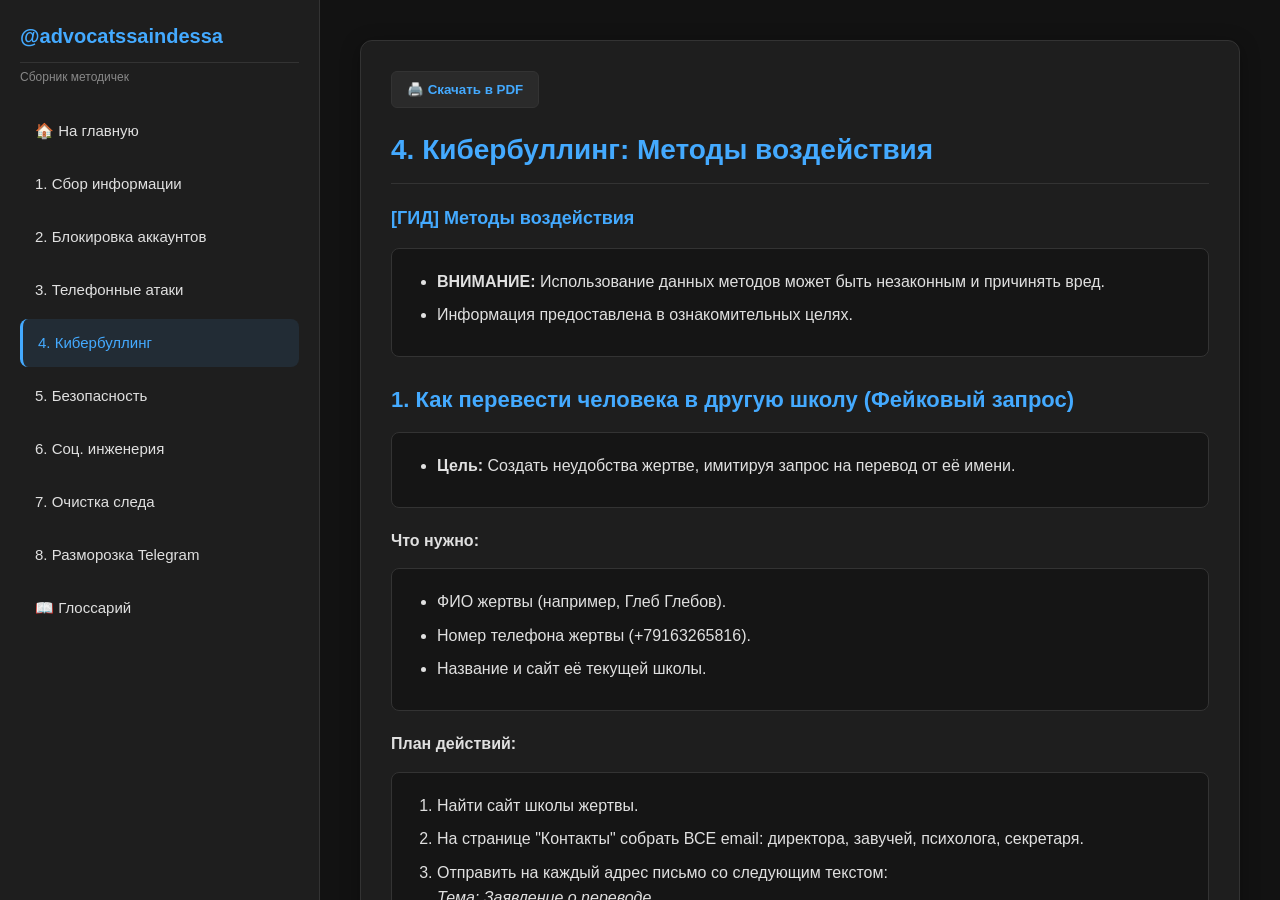
<file: manual4.html>
<!DOCTYPE html>
<html lang="ru">
<head>
  <meta charset="UTF-8">
  <meta name="viewport" content="width=device-width, initial-scale=1.0">
  <title>Кибербуллинг: Методы воздействия</title>
  <link rel="stylesheet" href="style.css">
</head>
<body>

  <aside class="sidebar">
    <h1>@advocatssaindessa</h1>
    <p>Сборник методичек</p>
    <a href="index.html">🏠 На главную</a>
    <a href="manual1.html">1. Сбор информации</a>
    <a href="manual2.html">2. Блокировка аккаунтов</a>
    <a href="manual3.html">3. Телефонные атаки</a>
    <a href="manual4.html" class="active">4. Кибербуллинг</a>
    <a href="manual5.html">5. Безопасность</a>
    <a href="manual6.html">6. Соц. инженерия</a>
    <a href="manual7.html">7. Очистка следа</a>
    <a href="manual8.html">8. Разморозка Telegram</a>
    <a href="glossary.html">📖 Глоссарий</a>
  </aside>

  <main class="main-content">
    <div class="content-box">
      
      <button onclick="window.print()" class="btn">🖨️ Скачать в PDF</button>
      
      <h1>4. Кибербуллинг: Методы воздействия</h1>

      <h3>[ГИД] Методы воздействия</h3>
      <ul>
        <li><strong>ВНИМАНИЕ:</strong> Использование данных методов может быть незаконным и причинять вред.</li>
        <li>Информация предоставлена в ознакомительных целях.</li>
      </ul>

      <h2>1. Как перевести человека в другую школу (Фейковый запрос)</h2>
      <ul>
        <li><strong>Цель:</strong> Создать неудобства жертве, имитируя запрос на перевод от её имени.</li>
      </ul>
      <p><strong>Что нужно:</strong></p>
      <ul>
        <li>ФИО жертвы (например, Глеб Глебов).</li>
        <li>Номер телефона жертвы (+79163265816).</li>
        <li>Название и сайт её текущей школы.</li>
      </ul>
      <p><strong>План действий:</strong></p>
      <ol>
        <li>Найти сайт школы жертвы.</li>
        <li>На странице "Контакты" собрать ВСЕ email: директора, завучей, психолога, секретаря.</li>
        <li>Отправить на каждый адрес письмо со следующим текстом:<br>
          <em>Тема: Заявление о переводе</em><br>
          Здравствуйте, я [ФИО жертвы] из [направление, 9 "Б"] класса, хочу подать документы о переводе в другую школу и назначить встречу с вами и моими родителями, когда вам удобно.<br>
          Чтобы связаться со мной или моими родителями, я оставлю вам мои контакты для связи:<br>
          Телефон: [номер жертвы]<br>
          [Можно добавить фейковую почту, похожую на имя жертвы].<br>
          Жду вашего наискорейшего ответа.<br>
          С уважением, [ФИО жертвы].
        </li>
        <li>Письма лучше отправлять рано утром (5-10 утра по МСК).</li>
      </ol>
      <p><strong>Результат:</strong> Администрация школы начнёт звонить жертве и её родителям.</p>

      <h2>2. Как послать человека на СВО</h2>
      <ul>
        <li><strong>Цель:</strong> Подать заявку на контрактную службу от имени человека.</li>
      </ul>
      <p><strong>Что нужно:</strong></p>
      <ul>
        <li>ФИО человека.</li>
        <li>Его паспортные данные (серия, номер) или данные отца.</li>
        <li>Почта, похожая на его ФИО.</li>
      </ul>
      <p><strong>План действий:</strong></p>
      <ol>
        <li>Зайти на сайт: https://contract.gosuslugi.ru</li>
        <li>Создать учётную запись, используя почту, похожую на ФИО человека (например, ivanov.ivan1980@mail.ru).</li>
        <li>Подать заявку на заключение контракта о прохождении военной службы.</li>
        <li>В заявке указать данные человека (ФИО, дата рождения, паспорт).</li>
        <li>Оставить контактный номер телефона человека для обратной связи.</li>
      </ol>
      <p><strong>Результат:</strong> В военкомат по месту жительства поступит заявка.</p>

      <h2>3. Как послать человека на службу в Украине (Фейковая заявка в ТЦК)</h2>
      <ul>
        <li><strong>Цель:</strong> Имитировать добровольное желание служить по контракту в ВСУ.</li>
      </ul>
      <p><strong>Что нужно:</strong></p>
      <ul>
        <li>Полные данные жертвы: ФИО, год рождения, адрес проживания, номер телефона, email.</li>
        <li>Оператор облас/город проживания в Украине.</li>
      </ul>
      <p><strong>План действий:</strong></p>
      <ol>
        <li>Найти email территориального центра комплектования (ТЦК) по области.<br>
          Примеры:<br>
          Донецкая область: donetsk.otck@post.mil.gov.ua<br>
          Киев: kyivskuyovk@post.mil.gov.ua<br>
          Луганская область: lug_otck@post.mil.gov.ua
        </li>
        <li>Отправить письмо:<br>
          <em>Тема: Заява про бажання проходити військову службу за контрактом</em><br>
          Шановні працівники ТЦК та СП!<br>
          Мене звати [ФИО жертвы], дата народження [дд.мм.рррр], проживаю за адресою: [адреса].<br>
          Контактний телефон: [номер жертвы].<br>
          Електронна пошта: [фейковая почта].<br>
          Повідомляю про своє бажання добровільно вступити на військову службу за контрактом. Прошу надати інформацію щодо подальку оформлення.<br>
          Готовий(а) за потреби особисто з'явитися до ТЦК.<br>
          З повагою, [ФИО жертвы].
        </li>
      </ol>
      <p><strong>Результат:</strong> ТЦК свяжется с человеком по указанному номеру.</p>

      <h2>4. Прозвон/Письмо в школу (Жалоба на учителя)</h2>
      <ul>
        <li><strong>Цель:</strong> Спровоцировать вызов родителей жертвы в школу, постановку на учёт.</li>
      </ul>
      <p><strong>Что нужно:</strong></p>
      <ul>
        <li>ФИО жертвы, её класс.</li>
        <li>Контакты школы (телефон/email с сайта).</li>
      </ul>
      <p><strong>План действий:</strong></p>
      <ol>
        <li>Найти телефон/email школы на её сайте.</li>
        <li>Позвонить/написать (можно анонимно) в 5-10 утра по МСК.</li>
        <li>Текст:<br>
          "Здравствуйте, я хочу пожаловаться на ученика вашей школы [ФИО, класс]. Он избил моего ребёнка и угрожал выколоть глаз. Мы уже сняли побои и идем в полицию. Прошу уведомить его родителей и поставить его на учёт."
        </li>
      </ol>
      <p><strong>Результат:</strong> Школа вызовет родителей жертвы, возможен разговор с полицией.</p>

      <h2>5. Как сделать так чтобы доксер получил выговор в школе</h2>
      <ul>
        <li><strong>Цель:</strong> Сообщить в школу о возможной причастности ученика к доксингу.</li>
      </ul>
      <p><strong>Что нужно:</strong></p>
      <ul>
        <li>ФИО жертвы, класс.</li>
        <li>Email школы.</li>
      </ul>
      <p><strong>План действий:</strong></p>
      <ol>
        <li>Найти email школы на сайте.</li>
        <li>Отправить письмо:<br>
          <em>Тема: Сообщение о возможном нарушении правил поведения учеником</em><br>
          Уважаемая администрация школы!<br>
          Хочу сообщить информацию об ученике [ФИО], класс [класс], номер телефона [номер, если есть].<br>
          По моей информации, он может заниматься распространением личных данных других учащихся (доксингом).<br>
          Прошу вас проверить данную информацию, так как это влияет на безопасность других учеников.<br>
          С уважением, [анонимно].
        </li>
      </ol>
      <p><strong>Результат:</strong> Администрация проведет беседу с учеником и родителями.</p>

      <h2>6. Блокировка сим-карты человека</h2>
      <ul>
        <li><strong>Цель:</strong> Дистанционно заблокировать номер телефона жертвы.</li>
      </ul>
      <p><strong>Что нужно:</strong></p>
      <ul>
        <li>Номер телефона жертвы.</li>
        <li>ФИО и паспортные данные владельца номера (можно получить через пробив).</li>
      </ul>
      <p><strong>План действий:</strong></p>
      <ol>
        <li>Определить оператора связи по номеру.</li>
        <li>Найти официальное сообщество оператора (например, МТС) ВКонтакте.</li>
        <li>Написать в поддержку от имени владельца:<br>
          "Здравствуйте! Я [ФИО], потерял телефон. Прошу заблокировать мою сим-карту! Мой паспорт: [серия и номер]."
        </li>
        <li>Важно: на балансе номера должен быть хотя бы 1 рубль для спи****я за блокировку.</li>
      </ol>
      <p><strong>Результат:</strong> Оператор заблокирует сим-карту.</p>

      <h2>7. Блокировка банковской карты</h2>
      <ul>
        <li><strong>Цель:</strong> Заблокировать карту жертвы через обращение в банк.</li>
      </ul>
      <p><strong>Что нужно:</strong></p>
      <ul>
        <li>Номер банковской карты жертвы (хотя бы первые 6 и последние 4 цифры).</li>
        <li>Название банка-эмитента.</li>
      </ul>
      <p><strong>План действий (2 способа):</strong><br>
      <strong>Способ 1: Как "нашедший карту"</strong><br>
      1. Найти официальное сообщество банка ВКонтакте.<br>
      2. Написать в поддержку:<br>
      "Здравствуйте, я нашел карту на улице, её номер: [номер карты]. Прошу её заблокировать!"<br><br>
      <strong>Способ 2: Жалоба на "незаконный сбор средств" (для карт МИР)</strong><br>
      1. Отправить письмо на почты НСПК (платежная система МИР):<br>
      ams_support@nspk.ru<br>
      info@nspk.ru<br>
      2. Текст:<br>
      <em>Тема: Жалоба на использование карты</em><br>
      Здравствуйте! Номер карты вашего клиента [номер] используется для сбора денег солатам [такой-то] армии, что запрещено. Прилагаю скриншоты.<br>
      [Прикрепить фейковые скриншоты].<br><br>
      <strong>Результат:</strong> Банк может заблокировать карту для проверки.</p>

      <h2>8. Как заказать холодильник на адрес человека</h2>
      <ul>
        <li><strong>Цель:</strong> Создать неудобства, заказ крупногабаритной техники на адрес жертвы.</li>
      </ul>
      <p><strong>Что нужно:</strong></p>
      <ul>
        <li>Точный адрес жертвы.</li>
      </ul>
      <p><strong>План действий:</strong></p>
      <ol>
        <li>Зайти на сайт интернет-магазина (например, www.citilink.ru).</li>
        <li>Выбрать категорию: "Товары для кухни" → "Крупная бытовая техника" → "Холодильники".</li>
        <li>Выбрать любой холодильник и добавить в корзину.</li>
        <li>Перейти к оформлению заказа и выбрать "Продажить как гость".</li>
        <li>В разделе доставки указать точный адрес жертвы.</li>
        <li>Оформить заказ. Подтверждение по телефону обычно не требуется при выборе "гость".</li>
      </ol>
      <p><strong>Результат:</strong> Курьер привезет холодильник по указанному адресу.</p>

      <h2>9. Как заказать человеку 18+ игрушки на адрес</h2>
      <ul>
        <li><strong>Цель:</strong> Создать неловкую ситуацию, отправив интимные товары на адрес жертвы.</li>
      </ul>
      <p><strong>Что нужно:</strong></p>
      <ul>
        <li>Точный адрес жертвы.</li>
        <li>Ваш номер телефона для подтверждения заказа.</li>
      </ul>
      <p><strong>План действий:</strong></p>
      <ol>
        <li>Зайти на сайт магазина интимных товаров (например, 7x7.ru).</li>
        <li>Выбрать любой товар и оформить заказ.</li>
        <li>В качестве адреса доставки указать адрес жертвы.</li>
        <li>В качестве контактного телефона указать свой номер для подтверждения.</li>
        <li>Оплатить заказ (ну или поставить оплату при доставке).</li>
        <li>Дождаться звонка от курьерской службы и подтвердить адрес.</li>
      </ol>
      <p><strong>Результат:</strong> Курьер доставит интимные товары жертве, создав неловкую ситуацию.</p>

      <h2>10. Как заказать сантехника человеку</h2>
      <ul>
        <li><strong>Цель:</strong> Создать неудобства, отправив сантехника по адресу жертвы.</li>
      </ul>
      <p><strong>Что нужно:</strong></p>
      <ul>
        <li>Имя жертвы.</li>
        <li>Номер телефона жертвы.</li>
        <li>Адрес жертвы.</li>
      </ul>
      <p><strong>План действий:</strong></p>
      <ol>
        <li>Зайти на один из сайтов вызова сантехника:<br>
          https://santehnik-center.ru/<br>
          https://sluzhba-santehnikov.ru/<br>
          https://santehnikoff.com/online-zakaz/<br>
          https://santehnik-home.ru/uslugi-santehnika/
        </li>
        <li>Заполнить онлайн-форму вызова мастера:<br>
          Указать имя жертвы.<br>
          Указать номер телефона жертвы.<br>
          Указать точный адрес жертвы.
        </li>
        <li>Отправить заявку.</li>
      </ol>
      <p><strong>Результат:</strong> Сантехник позвонит жертве и приедет по указанному адресу.</p>

      <h2>[ВАЖНО]</h2>
      <p>Все методы требуют личных данных жертвы, добрав которых может быть незаконен.</p>
      <p>Использование этих методов преследуется по закону (клевета, мошенничество, нарушение тайны связи, хулиганство).</p>
      <p>Жертва может обратиться в полицию и доказать факт клеветы или подлога.</p>
      <p>Заказ товаров и услуг на чужое имя и адрес может квалифицироваться как мелкое хулиганство или мошенничество.</p>
      <p>Настоятельно рекомендуется НЕ использовать данные методы.</p>

      <footer>
        <p><strong>Автор:</strong> @advocatssaindessa</p>
      </footer>
      
    </div>
  </main>

</body>
</html>
</file>
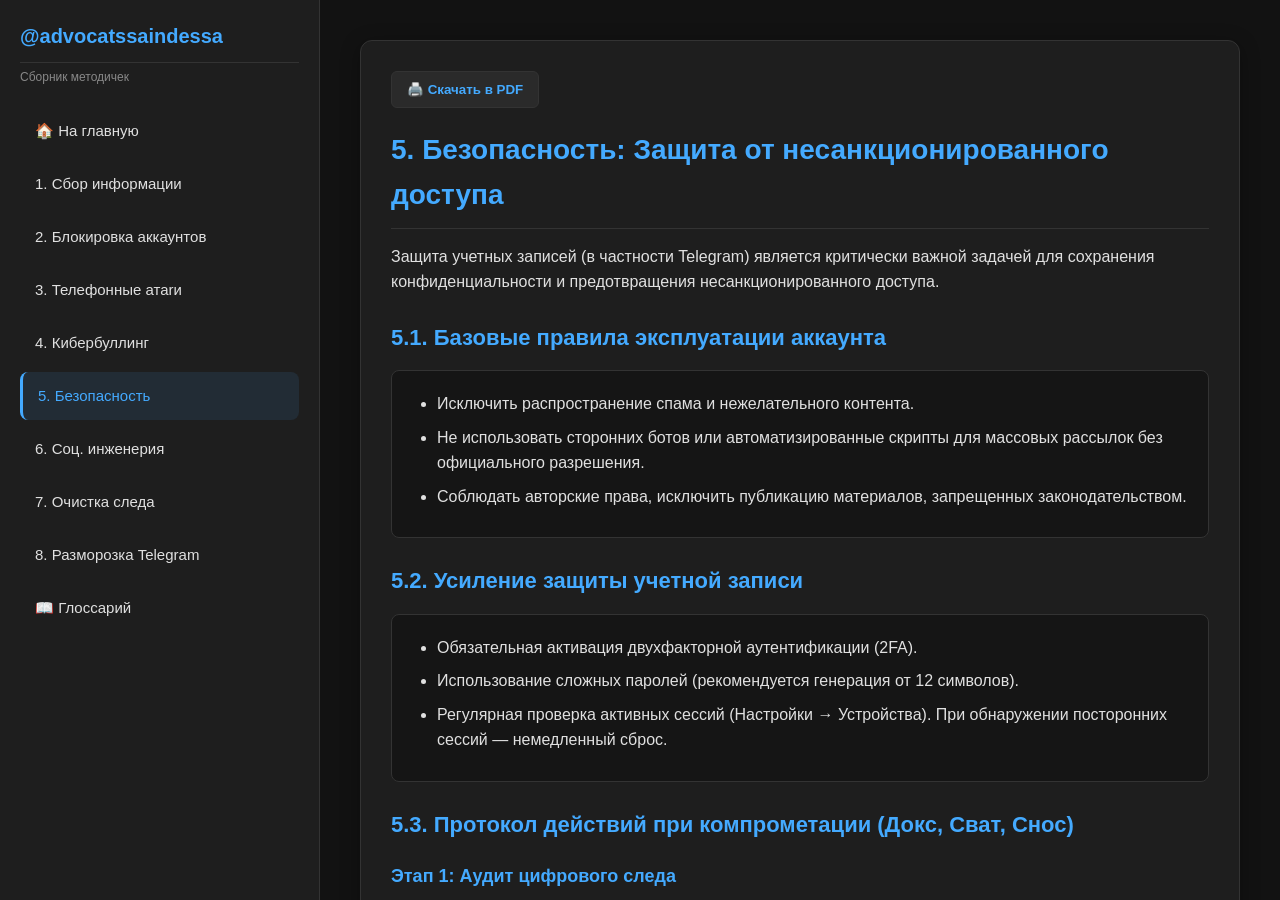
<file: manual5.html>
<!DOCTYPE html>
<html lang="ru">
<head>
  <meta charset="UTF-8">
  <meta name="viewport" content="width=device-width, initial-scale=1.0">
  <title>Безопасность: Защита аккаунтов</title>
  <link rel="stylesheet" href="style.css">
</head>
<body>

  <aside class="sidebar">
    <h1>@advocatssaindessa</h1>
    <p>Сборник методичек</p>
    <a href="index.html">🏠 На главную</a>
    <a href="manual1.html">1. Сбор информации</a>
    <a href="manual2.html">2. Блокировка аккаунтов</a>
    <a href="manual3.html">3. Телефонные атаrи</a>
    <a href="manual4.html">4. Кибербуллинг</a>
    <a href="manual5.html" class="active">5. Безопасность</a>
    <a href="manual6.html">6. Соц. инженерия</a>
    <a href="manual7.html">7. Очистка следа</a>
    <a href="manual8.html">8. Разморозка Telegram</a>
    <a href="glossary.html">📖 Глоссарий</a>
  </aside>

  <main class="main-content">
    <div class="content-box">
      
      <button onclick="window.print()" class="btn">🖨️ Скачать в PDF</button>
      
      <h1>5. Безопасность: Защита от несанкционированного доступа</h1>
      <p>Защита учетных записей (в частности Telegram) является критически важной задачей для сохранения конфиденциальности и предотвращения несанкционированного доступа.</p>

      <h2>5.1. Базовые правила эксплуатации аккаунта</h2>
      <ul>
        <li>Исключить распространение спама и нежелательного контента.</li>
        <li>Не использовать сторонних ботов или автоматизированные скрипты для массовых рассылок без официального разрешения.</li>
        <li>Соблюдать авторские права, исключить публикацию материалов, запрещенных законодательством.</li>
      </ul>

      <h2>5.2. Усиление защиты учетной записи</h2>
      <ul>
        <li>Обязательная активация двухфакторной аутентификации (2FA).</li>
        <li>Использование сложных паролей (рекомендуется генерация от 12 символов).</li>
        <li>Регулярная проверка активных сессий (Настройки → Устройства). При обнаружении посторонних сессий — немедленный сброс.</li>
      </ul>

      <h2>5.3. Протокол действий при компрометации (Докс, Сват, Снос)</h2>

      <h3>Этап 1: Аудит цифрового следа</h3>
      <p>Первоочередной задачей является установление объема скомпрометированных данных.</p>
      <ul>
        <li><strong>HaveIBeenPwned</strong> (<a href="https://haveibeenpwned.com" target="_blank">https://haveibeenpwned.com</a>) — проверка email на наличие в базах утечек. При обнаружении — незамедлительная смена паролей во всех связанных сервисах.</li>
        <li><strong>Специализированные боты в Telegram (например, «Глаз Бога»)</strong> — проверка номера телефона по открытым базам. При наличии данных — смена номера.</li>
        <li><strong>Анализ поисковой выдачи</strong> — проверка ФИО в поисковых системах (Google, Яндекс) на предмет публикации персональных данных.</li>
      </ul>

      <h3>Этап 2: Минимизация поверхности атаки</h3>
      <p>Необходимо скрыть ключевые идентификаторы.</p>
      <ul>
        <li><strong>Telegram:</strong> Настройки → Конфиденциальность → Номер телефона → «Никто».</li>
        <li><strong>WhatsApp:</strong> Настройки → Приватность → Номер телефона → «Мои контакты».</li>
        <li><strong>Оператор связи:</strong> Обращение в службу поддержки с запросом на скрытие номера из публичных справочников (функция доступна не у всех операторов).</li>
        <li>Исключить публикацию номера в открытых источниках (Авито, социальные сети). При необходимости — использование виртуальных номеров.</li>
      </ul>

      <h3>Этап 3: Защита мессенджеров (Telegram)</h3>
      <ul>
        <li><strong>2FA (облачный пароль):</strong> Настройки → Конфиденциальность → Облачный пароль.</li>
        <li><strong>Код-пароль:</strong> Настройки → Конфиденциальность → Код-пароль (защита от физического доступа к устройству).</li>
        <li><strong>Скрытие номера:</strong> Настройки → Конфиденциальность → Номер телефона → «Никто».</li>
        <li><strong>Скрытие активности:</strong> Настройки → Конфиденциальность → Последняя активность → «Никто».</li>
      </ul>
      <p><em>Важно: сотрудники Telegram никогда не инициируют диалог первыми и не запрашивают коды подтверждения. Подобные действия являются признаком мошенничества.</em></p>

      <h3>Этап 4: Очистка метаданных и геолокации</h3>
      <ul>
        <li>Отключить передачу геоданных в настройках камеры и социальных сетей.</li>
        <li>Исключить публикацию фотографий, содержащих адресные таблички, номера автомобилей, элементы инфраструктуры.</li>
        <li>Провести ревизию архивных публикаций на предмет наличия привязки к местности.</li>
        <li>Запретить отметку на фотографиях с геолокацией (настройки приватности).</li>
      </ul>

      <h3>Этап 5: Защита физического адреса</h3>
      <ul>
        <li>Проверить видимость адреса в профилях государственных сервисов (Госуслуги, Почта России).</li>
        <li>Удалить архивные объявления с указанием точного адреса (Авито, Юла).</li>
        <li>Проверить данные в реестрах (ЕГРН, судебные дела) на предмет открытого доступа.</li>
        <li>При поступлении угроз физической расправы (сват) — фиксация фактов, подача заявления участковому.</li>
      </ul>

      <h3>Этап 6: Защита окружения</h3>
      <ul>
        <li>Исключить публикацию данных родственников (фото, адреса, места работы).</li>
        <li>Провести инструктаж родственников о методах социальной инженерии (звонки от имени банков, правоохранительных органов).</li>
        <li>Обеспечить установку сложных паролей и активацию 2FA на устройствах родственников.</li>
      </ul>

      <h3>Этап 7: Действия при утечке данных</h3>
      <ol>
        <li>Произвести фиксацию доказательств (скриншоты, ссылки, даты).</li>
        <li>Направить жалобу администрации платформы (Telegram, VK, Instagram) с требованием удаления данных.</li>
        <li>Подать заявление в правоохранительные органы (ст. 137 УК РФ — нарушение неприкосновенности частной жизни).</li>
        <li>Направить обращение в Роскомнадзор (<a href="https://pd.rkn.gov.ru" target="_blank">https://pd.rkn.gov.ru</a>) для блокировки ресурса-распространителя.</li>
        <li>Провести повторную проверку утечек (HaveIBeenPwned) и сменить все скомпрометированные пароли.</li>
      </ol>

      <h2>5.4. Реестр рекомендуемых сервисов</h2>
      <table border="1" style="width: 100%; border-collapse: collapse; margin: 20px 0; background: #151515; border: 1px solid #333;">
        <tr style="background: #222; color: #4af;">
          <th style="padding: 10px; text-align: left; border: 1px solid #333;">Сервис</th>
          <th style="padding: 10px; text-align: left; border: 1px solid #333;">Функционал</th>
        </tr>
        <tr>
          <td style="padding: 10px; border: 1px solid #333;">HaveIBeenPwned (<a href="https://haveibeenpwned.com" target="_blank">https://haveibeenpwned.com</a>)</td>
          <td style="padding: 10px; border: 1px solid #333;">Проверка email на наличие в базах утечек</td>
        </tr>
        <tr>
          <td style="padding: 10px; border: 1px solid #333;">Telegram-бот «Глаз Бога»</td>
          <td style="padding: 10px; border: 1px solid #333;">Проверка номера телефона по открытым источникам</td>
        </tr>
        <tr>
          <td style="padding: 10px; border: 1px solid #333;">Kaspersky (<a href="https://support.kaspersky.ru" target="_blank">https://support.kaspersky.ru</a>)</td>
          <td style="padding: 10px; border: 1px solid #333;">Проверка утечек учетных данных</td>
        </tr>
        <tr>
          <td style="padding: 10px; border: 1px solid #333;">Роскомнадзор (<a href="https://pd.rkn.gov.ru" target="_blank">https://pd.rkn.gov.ru</a>)</td>
          <td style="padding: 10px; border: 1px solid #333;">Удаление персональных данных с сайтов-нарушителей</td>
        </tr>
        <tr>
          <td style="padding: 10px; border: 1px solid #333;">JustDeleteMe (<a href="https://justdelete.me" target="_blank">https://justdelete.me</a>)</td>
          <td style="padding: 10px; border: 1px solid #333;">Удаление архивных учетных записей</td>
        </tr>
        <tr>
          <td style="padding: 10px; border: 1px solid #333;">GetContact (<a href="https://getcontact.com" target="_blank">https://getcontact.com</a>)</td>
          <td style="padding: 10px; border: 1px solid #333;">Проверка того, как номер записан в контактах третьих лиц</td>
        </tr>
      </table>

      <h2>Резюме</h2>
      <ul>
        <li>Лица, осуществляющие доксинг, не являются хакерами. Они используют информацию, находящуюся в открытом доступе.</li>
        <li>Своевременное удаление избыточных данных снижает риск на 90%.</li>
        <li>При поступлении угроз необходима фиксация доказательств и обращение в правоохранительные органы.</li>
      </ul>

      <footer>
        <p><strong>Автор:</strong> @advocatssaindessa</p>
      </footer>
      
    </div>
  </main>

</body>
</html>
</file>
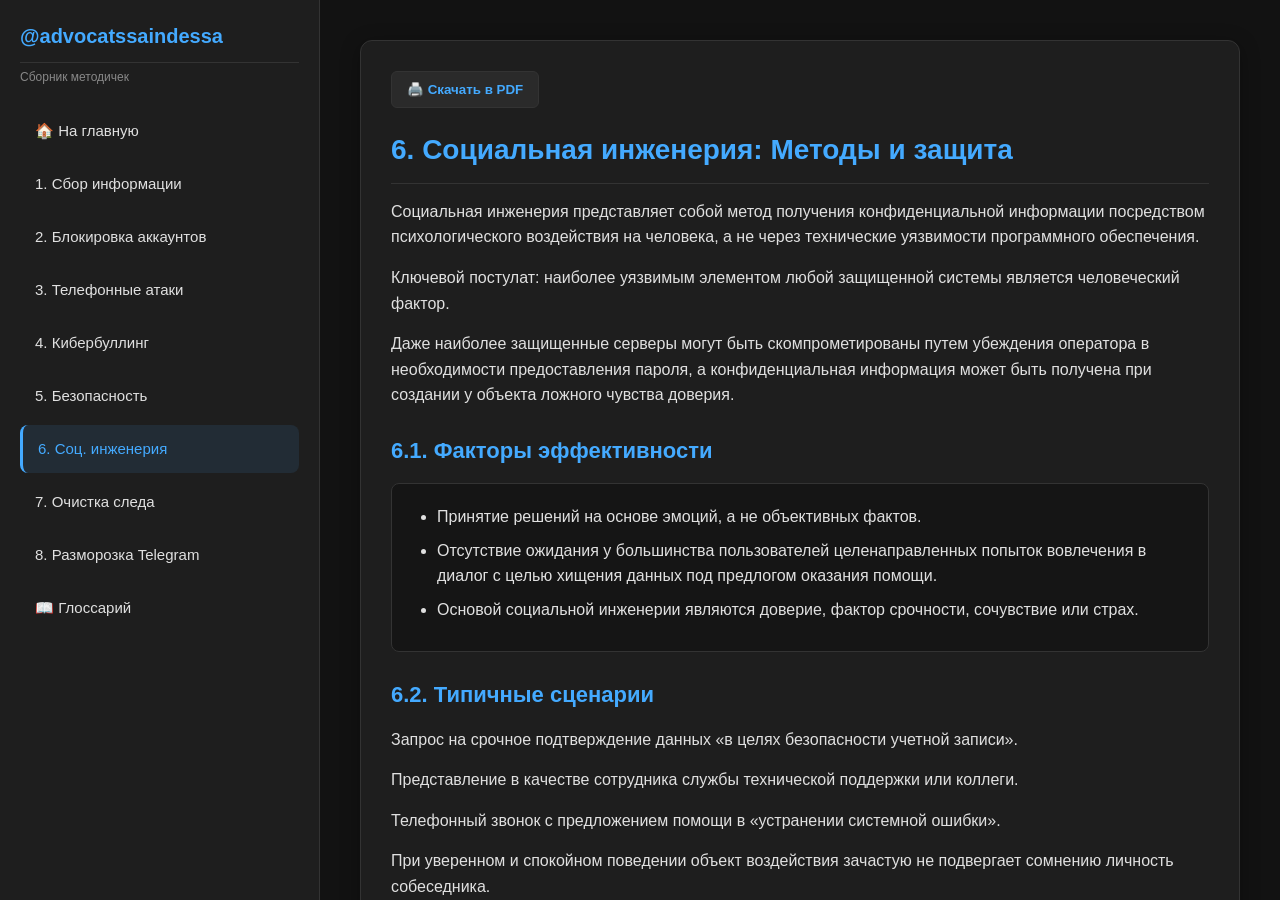
<file: manual6.html>
<!DOCTYPE html>
<html lang="ru">
<head>
  <meta charset="UTF-8">
  <meta name="viewport" content="width=device-width, initial-scale=1.0">
  <title>Социальная инженерия: Методы и защита</title>
  <link rel="stylesheet" href="style.css">
</head>
<body>

  <aside class="sidebar">
    <h1>@advocatssaindessa</h1>
    <p>Сборник методичек</p>
    <a href="index.html">🏠 На главную</a>
    <a href="manual1.html">1. Сбор информации</a>
    <a href="manual2.html">2. Блокировка аккаунтов</a>
    <a href="manual3.html">3. Телефонные атаки</a>
    <a href="manual4.html">4. Кибербуллинг</a>
    <a href="manual5.html">5. Безопасность</a>
    <a href="manual6.html" class="active">6. Соц. инженерия</a>
    <a href="manual7.html">7. Очистка следа</a>
    <a href="manual8.html">8. Разморозка Telegram</a>
    <a href="glossary.html">📖 Глоссарий</a>
  </aside>

  <main class="main-content">
    <div class="content-box">
      
      <button onclick="window.print()" class="btn">🖨️ Скачать в PDF</button>
      
      <h1>6. Социальная инженерия: Методы и защита</h1>

      <p>Социальная инженерия представляет собой метод получения конфиденциальной информации посредством психологического воздействия на человека, а не через технические уязвимости программного обеспечения.</p>
      <p>Ключевой постулат: наиболее уязвимым элементом любой защищенной системы является человеческий фактор.</p>
      <p>Даже наиболее защищенные серверы могут быть скомпрометированы путем убеждения оператора в необходимости предоставления пароля, а конфиденциальная информация может быть получена при создании у объекта ложного чувства доверия.</p>

      <h2>6.1. Факторы эффективности</h2>
      <ul>
        <li>Принятие решений на основе эмоций, а не объективных фактов.</li>
        <li>Отсутствие ожидания у большинства пользователей целенаправленных попыток вовлечения в диалог с целью хищения данных под предлогом оказания помощи.</li>
        <li>Основой социальной инженерии являются доверие, фактор срочности, сочувствие или страх.</li>
      </ul>

      <h2>6.2. Типичные сценарии</h2>
      <p>Запрос на срочное подтверждение данных «в целях безопасности учетной записи».</p>
      <p>Представление в качестве сотрудника службы технической поддержки или коллеги.</p>
      <p>Телефонный звонок с предложением помощи в «устранении системной ошибки».</p>
      <p>При уверенном и спокойном поведении объект воздействия зачастую не подвергает сомнению личность собеседника.</p>

      <h2>6.3. Сферы применения</h2>
      <ul>
        <li>OSINT и расследования: уточнение персональных данных (ФИО, должность, структура организации).</li>
        <li>Тестирование на проникновение (Red Team): оценка уровня бдительности сотрудников.</li>
        <li>Журналистика: получение комментариев или подтверждение фактов.</li>
        <li>Бизнес: сбор сведений о клиентах, контрагентах или конкурентах.</li>
      </ul>

      <h2>6.4. Практическая реализация</h2>
      <p><strong>1. Сценарий коммуникации</strong><br>
      Специалист предварительно изучает объект: анализирует профили, публикации, стиль общения.<br>
      Определяется оптимальная тональность (дружеская, деловая, официальная).<br>
      Задается корректный вопрос в подходящий момент.<br>
      Цель — получение информации без возникновения подозрений.</p>

      <p><strong>2. Легендирование</strong><br>
      Как правило, используется нейтральный повод: проверка данных, уточнение деталей, помощь в заполнении форм.<br>
      Легенда должна быть максимально приближена к типичным ситуациям и не вызывать сомнений.</p>

      <p><strong>3. Наблюдение</strong><br>
      Диалог является лишь частью процесса.<br>
      Сбор информации осуществляется путем анализа поведения: время активности, круг общения, геометки, тематика комментариев.<br>
      Совокупность этих данных позволяет составить полную картину.</p>

      <h2>6.5. Инструментарий</h2>
      <p>Несмотря на то, что социальная инженерия базируется на человеческом факторе, применяется специализированное ПО:</p>
      <ul>
        <li><strong>Maltego</strong> — визуализация связей между физическими лицами, доменами и организациями.</li>
        <li><strong>Sherlock / Maigret</strong> — поиск профилей пользователей по никнейму.</li>
        <li><strong>HaveIBeenPwned</strong> — проверка фактов компрометации адресов электронной почты и паролей.</li>
        <li><strong>Exiftool</strong> — извлечение метаданных из графических файлов (место и время съемки).</li>
        <li><strong>Google Dorks</strong> — поиск архивных документов, профилей и открытых ссылок.</li>
      </ul>
      <p>Данные инструменты не осуществляют взлом, а агрегируют информацию, находящуюся в открытом доступе.</p>

      <h2>6.6. Формирование доверия</h2>
      <p>Процесс установления контакта происходит поэтапно:</p>
      <ul>
        <li>Поиск общих интересов.</li>
        <li>Создание иллюзии принадлежности к одному кругу общения.</li>
        <li>Формулировка незначительного запроса (например, уточнение адреса электронной почты).</li>
        <li>Повышение уровня доверия до момента получения необходимой информации.</li>
      </ul>

      <h2>6.7. Практический пример</h2>
      <p>Задача: установить лицо, управляющее определенным проектом.<br>
      Анализируются Telegram-канал, LinkedIn, профиль VK. Выявляется лицо, наиболее часто взаимодействующее с администратором.<br>
      Осуществляется коммуникация от имени журналиста или отраслевого коллеги.<br>
      В ходе диалога уточняются должностные обязанности, роли и планы.<br>
      По результатам нескольких сессий формируется структура проекта с указанием реальных имен и связей.<br>
      Метод не предполагает взлома или угроз, базируясь исключительно на наблюдении и коммуникации.</p>

      <h2>6.8. Основные методы воздействия</h2>
      <p><strong>1. Метод «помощи»</strong><br>
      Специалист имитирует готовность оказать содействие для вызова доверия.<br>
      Пример: «Здравствуйте, я фиксирую ошибку входа в вашу учетную запись, предлагаю проверить настройки» или «Я из службы поддержки, наблюдаю сбой, уточните номер телефона».<br>
      Эффективность обусловлена отсутствием ожидания угрозы при предложении помощи.</p>

      <p><strong>2. Метод «свой человек»</strong><br>
      Создание ощущения принадлежности к кругу общения объекта (коллега, знакомый, участник сообщества).<br>
      Пример: «Я также присутствовал на этом тренинге», «Мы работали над аналогичным проектом».<br>
      При возникновении чувства общности объект предоставляет информацию, которая не была бы раскрыта постороннему.</p>

      <p><strong>3. Метод «спешки»</strong><br>
      Искусственное создание цейтнота для блокировки критического мышления.<br>
      Пример: «Ваша учетная запись будет заблокирована через 10 минут, требуется подтверждение данных» или «Требуется срочная отправка отчета на указанный адрес».<br>
      В состоянии спешки действия совершаются автоматически, без проверки источника.</p>

      <p><strong>4. Метод «любопытства»</strong><br>
      Эксплуатация интереса объекта к новой информации.<br>
      Пример: «Ваш профиль включен в топ-10 сотрудников, ознакомьтесь со списком» или «Опубликованы новые данные по вашему району, доступна статистика».<br>
      Ссылка ведет на сторонний ресурс, сообщение является приманкой.</p>

      <p><strong>5. Метод «эмоций»</strong><br>
      Воздействие на чувства (жалость, симпатия, раздражение, страх).<br>
      Пример: «Я ошибочно перевел средства, прошу помочь вернуть», «Моя учетная запись взломана, требуется срочная помощь», «Только вы можете решить этот вопрос».<br>
      При активации эмоций логический анализ уступает место импульсивным действиям.</p>

      <h2>6.9. Резюме</h2>
      <p>Социальная инженерия ориентирована на человеческий фактор.<br>
      Эффективность методов базируется на доверии, внимании и эмоциях.<br>
      Понимание данных механизмов позволяет не только выстраивать систему защиты, но и применять их в рамках анализа, расследований и коммуникаций.</p>

      <footer>
        <p><strong>Автор:</strong> @advocatssaindessa</p>
      </footer>
      
    </div>
  </main>

</body>
</html>
</file>
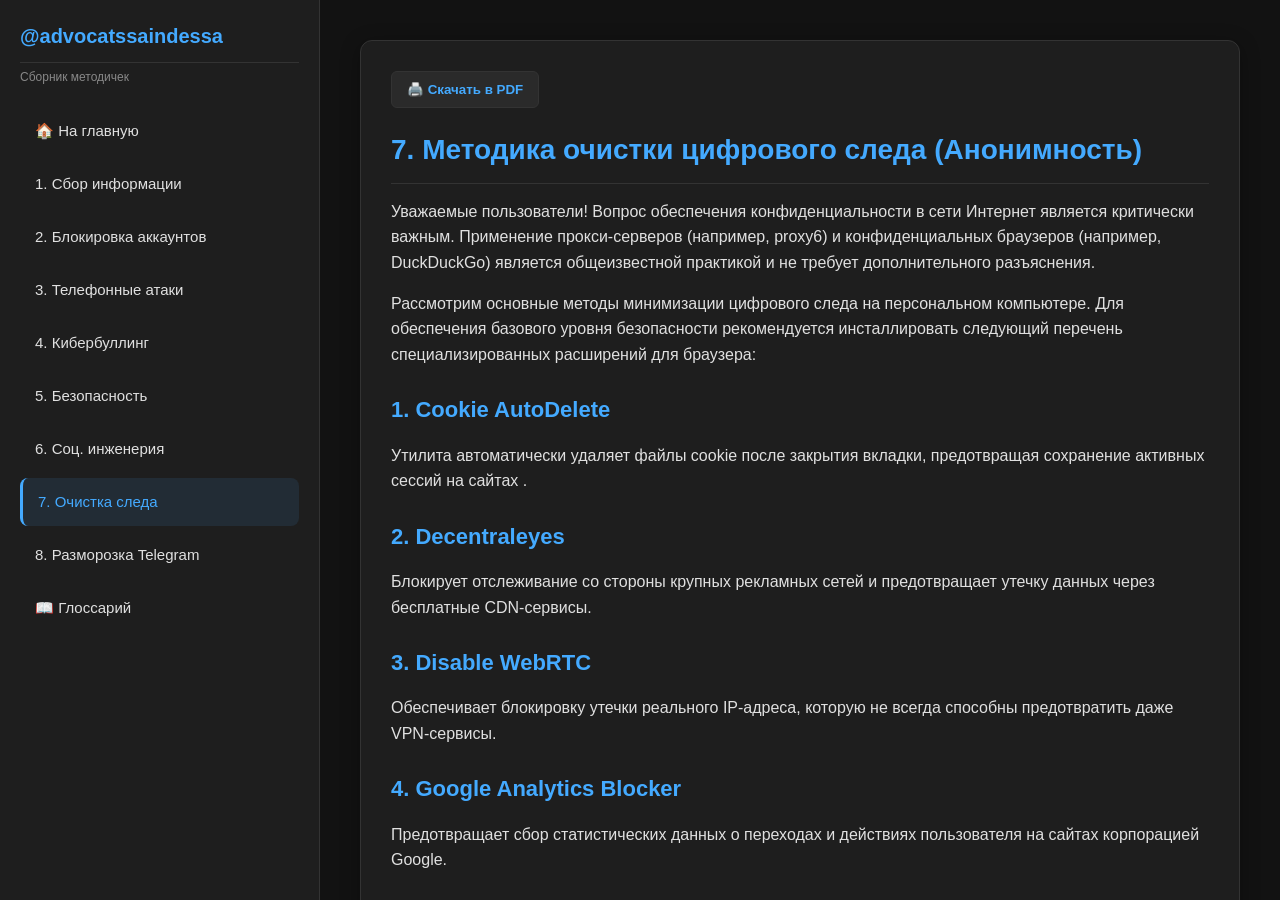
<file: manual7.html>
<!DOCTYPE html>
<html lang="ru">
<head>
  <meta charset="UTF-8">
  <meta name="viewport" content="width=device-width, initial-scale=1.0">
  <title>Методика очистки цифрового следа</title>
  <link rel="stylesheet" href="style.css">
</head>
<body>

  <aside class="sidebar">
    <h1>@advocatssaindessa</h1>
    <p>Сборник методичек</p>
    <a href="index.html">🏠 На главную</a>
    <a href="manual1.html">1. Сбор информации</a>
    <a href="manual2.html">2. Блокировка аккаунтов</a>
    <a href="manual3.html">3. Телефонные атаки</a>
    <a href="manual4.html">4. Кибербуллинг</a>
    <a href="manual5.html">5. Безопасность</a>
    <a href="manual6.html">6. Соц. инженерия</a>
    <a href="manual7.html" class="active">7. Очистка следа</a>
    <a href="manual8.html">8. Разморозка Telegram</a>
    <a href="glossary.html">📖 Глоссарий</a>
  </aside>

  <main class="main-content">
    <div class="content-box">
      
      <button onclick="window.print()" class="btn">🖨️ Скачать в PDF</button>
      
      <h1>7. Методика очистки цифрового следа (Анонимность)</h1>

      <p>Уважаемые пользователи! Вопрос обеспечения конфиденциальности в сети Интернет является критически важным. Применение прокси-серверов (например, proxy6) и конфиденциальных браузеров (например, DuckDuckGo) является общеизвестной практикой и не требует дополнительного разъяснения.</p>

      <p>Рассмотрим основные методы минимизации цифрового следа на персональном компьютере. Для обеспечения базового уровня безопасности рекомендуется инсталлировать следующий перечень специализированных расширений для браузера:</p>

      <h2>1. Cookie AutoDelete</h2>
      <p>Утилита автоматически удаляет файлы cookie после закрытия вкладки, предотвращая сохранение активных сессий на сайтах .</p>

      <h2>2. Decentraleyes</h2>
      <p>Блокирует отслеживание со стороны крупных рекламных сетей и предотвращает утечку данных через бесплатные CDN-сервисы.</p>

      <h2>3. Disable WebRTC</h2>
      <p>Обеспечивает блокировку утечки реального IP-адреса, которую не всегда способны предотвратить даже VPN-сервисы.</p>

      <h2>4. Google Analytics Blocker</h2>
      <p>Предотвращает сбор статистических данных о переходах и действиях пользователя на сайтах корпорацией Google.</p>

      <h2>5. NoScript</h2>
      <p>Отключает выполнение активных скриптов на сомнительных ресурсах, что предотвращает скрытый майнинг и загрузку вредоносного ПО.</p>

      <h2>6. uBlock Origin</h2>
      <p>Является наиболее эффективным и легковесным инструментом для блокировки рекламы, всплывающих окон и скрытых трекеров.</p>

      <h2>7. Privacy Badger</h2>
      <p>Автоматически анализирует поведение сайтов и блокирует шпионские трекеры в случае попытки несанкционированного сбора данных.</p>

      <p>Данный перечень представляет собой базовый минимум для обеспечения информационной безопасности. Тем не менее, следует учитывать, что при наличии целенаправленного интереса со стороны третьих лиц, достижение абсолютной анонимности в современных условиях является затруднительным.</p>

      <p>Рекомендуется соблюдать меры предосторожности и ответственно подходить к использованию информационных ресурсов.</p>

      <footer>
        <p><strong>Автор:</strong> @advocatssaindessa</p>
      </footer>
      
    </div>
  </main>

</body>
</html>
</file>
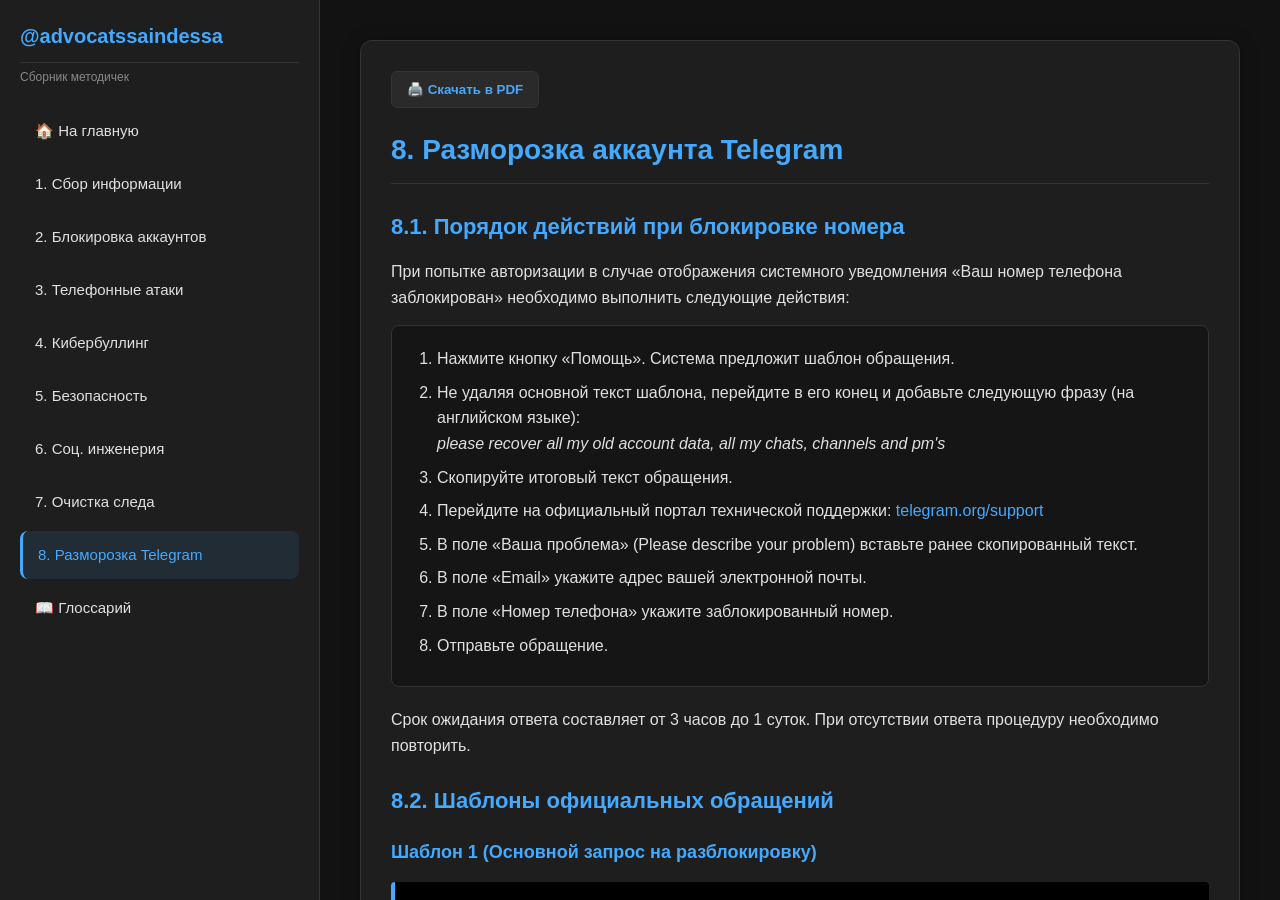
<file: manual8.html>
<!DOCTYPE html>
<html lang="ru">
<head>
  <meta charset="UTF-8">
  <meta name="viewport" content="width=device-width, initial-scale=1.0">
  <title>Разморозка аккаунта Telegram</title>
  <link rel="stylesheet" href="style.css">
</head>
<body>

  <aside class="sidebar">
    <h1>@advocatssaindessa</h1>
    <p>Сборник методичек</p>
    <a href="index.html">🏠 На главную</a>
    <a href="manual1.html">1. Сбор информации</a>
    <a href="manual2.html">2. Блокировка аккаунтов</a>
    <a href="manual3.html">3. Телефонные атаки</a>
    <a href="manual4.html">4. Кибербуллинг</a>
    <a href="manual5.html">5. Безопасность</a>
    <a href="manual6.html">6. Соц. инженерия</a>
    <a href="manual7.html">7. Очистка следа</a>
    <a href="manual8.html" class="active">8. Разморозка Telegram</a>
    <a href="glossary.html">📖 Глоссарий</a>
  </aside>

  <main class="main-content">
    <div class="content-box">
      
      <button onclick="window.print()" class="btn">🖨️ Скачать в PDF</button>
      
      <h1>8. Разморозка аккаунта Telegram</h1>

      <h2>8.1. Порядок действий при блокировке номера</h2>
      <p>При попытке авторизации в случае отображения системного уведомления «Ваш номер телефона заблокирован» необходимо выполнить следующие действия:</p>
      <ol>
        <li>Нажмите кнопку «Помощь». Система предложит шаблон обращения.</li>
        <li>Не удаляя основной текст шаблона, перейдите в его конец и добавьте следующую фразу (на английском языке):<br>
          <em>please recover all my old account data, all my chats, channels and pm's</em>
        </li>
        <li>Скопируйте итоговый текст обращения.</li>
        <li>Перейдите на официальный портал технической поддержки: <a href="https://telegram.org/support" target="_blank">telegram.org/support</a></li>
        <li>В поле «Ваша проблема» (Please describe your problem) вставьте ранее скопированный текст.</li>
        <li>В поле «Email» укажите адрес вашей электронной почты.</li>
        <li>В поле «Номер телефона» укажите заблокированный номер.</li>
        <li>Отправьте обращение.</li>
      </ol>
      <p>Срок ожидания ответа составляет от 3 часов до 1 суток. При отсутствии ответа процедуру необходимо повторить.</p>

      <h2>8.2. Шаблоны официальных обращений</h2>
      
      <h3>Шаблон 1 (Основной запрос на разблокировку)</h3>
      <div class="code-block">
Здравствуйте, уважаемая поддержка Telegram. На вашей платформе я столкнулся с крайне сложной ситуацией: моя учетная запись была заблокирована по ошибке. Я не совершал действий, противоречащих правилам платформы. Цифровой идентификатор (ID) моей учетной записи — {ID}, ранее использовался юзернейм {тег}. Прошу разобраться в сложившейся ситуации.
      </div>

      <h3>Шаблон 2 (Запрос на снятие ограничений / «разморозку»)</h3>
      <div class="code-block">
Здравствуйте. Моя учетная запись Telegram была ошибочно ограничена (заморожена). Я не нарушал(а) правил использования сервиса, не осуществлял(а) рассылку спама и не совершал(а) подозрительных действий.

Прошу пересмотреть принятое решение и снять ограничения с моей учетной записи.

Имя пользователя (Username): @мой_юзер
ID аккаунта (при наличии): 123456789
Дата блокировки (при наличии): [указать дату]

Благодарю за внимание к моему обращению.
      </div>

      <footer>
        <p><strong>Автор:</strong> @advocatssaindessa</p>
      </footer>
      
    </div>
  </main>

</body>
</html>
</file>
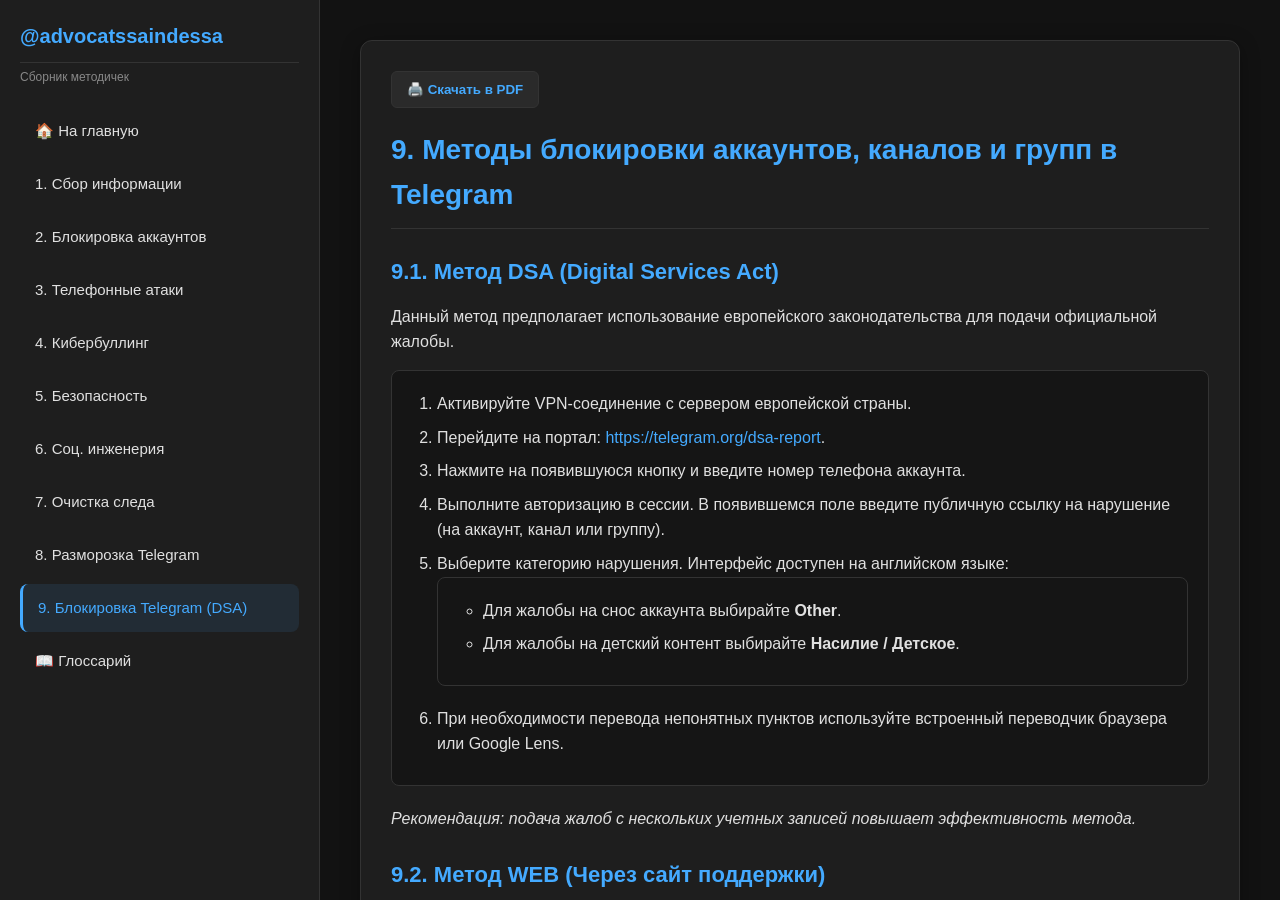
<file: manual9.html>
<!DOCTYPE html>
<html lang="ru">
<head>
  <meta charset="UTF-8">
  <meta name="viewport" content="width=device-width, initial-scale=1.0">
  <title>Методы блокировки Telegram (DSA)</title>
  <link rel="stylesheet" href="style.css">
</head>
<body>

  <aside class="sidebar">
    <h1>@advocatssaindessa</h1>
    <p>Сборник методичек</p>
    <a href="index.html">🏠 На главную</a>
    <a href="manual1.html">1. Сбор информации</a>
    <a href="manual2.html">2. Блокировка аккаунтов</a>
    <a href="manual3.html">3. Телефонные атаки</a>
    <a href="manual4.html">4. Кибербуллинг</a>
    <a href="manual5.html">5. Безопасность</a>
    <a href="manual6.html">6. Соц. инженерия</a>
    <a href="manual7.html">7. Очистка следа</a>
    <a href="manual8.html">8. Разморозка Telegram</a>
    <a href="manual9.html" class="active">9. Блокировка Telegram (DSA)</a>
    <a href="glossary.html">📖 Глоссарий</a>
  </aside>

  <main class="main-content">
    <div class="content-box">
      
      <button onclick="window.print()" class="btn">🖨️ Скачать в PDF</button>
      
      <h1>9. Методы блокировки аккаунтов, каналов и групп в Telegram</h1>

      <h2>9.1. Метод DSA (Digital Services Act)</h2>
      <p>Данный метод предполагает использование европейского законодательства для подачи официальной жалобы.</p>
      <ol>
        <li>Активируйте VPN-соединение с сервером европейской страны.</li>
        <li>Перейдите на портал: <a href="https://telegram.org/dsa-report" target="_blank">https://telegram.org/dsa-report</a>.</li>
        <li>Нажмите на появившуюся кнопку и введите номер телефона аккаунта.</li>
        <li>Выполните авторизацию в сессии. В появившемся поле введите публичную ссылку на нарушение (на аккаунт, канал или группу).</li>
        <li>Выберите категорию нарушения. Интерфейс доступен на английском языке:
          <ul>
            <li>Для жалобы на снос аккаунта выбирайте <strong>Other</strong>.</li>
            <li>Для жалобы на детский контент выбирайте <strong>Насилие / Детское</strong>.</li>
          </ul>
        </li>
        <li>При необходимости перевода непонятных пунктов используйте встроенный переводчик браузера или Google Lens.</li>
      </ol>
      <p><em>Рекомендация: подача жалоб с нескольких учетных записей повышает эффективность метода.</em></p>

      <h2>9.2. Метод WEB (Через сайт поддержки)</h2>
      <ol>
        <li>Перейдите на портал: <a href="http://telegram.org/support" target="_blank">http://telegram.org/support</a>.</li>
        <li>Составьте текст обращения на английском языке.</li>
        <li>Заполните поля формы. В качестве контактных данных допускается использование вымышленных ФИО, но номер телефона и адрес электронной почты должны быть реальными (доступными).</li>
      </ol>
      <p><em>Данный метод имеет низкую эффективность. Рекомендуется отправлять большое количество обращений.</em></p>

      <h2>9.3. Снос через жалобу волонтерам</h2>
      <ol>
        <li>В приложении Telegram перейдите в раздел «Настройки».</li>
        <li>Выберите «Помощь» → «Задать вопрос».</li>
        <li>Нажмите «Спросить волонтеров» → «Обратиться к волонтёрам» → «Да».</li>
        <li>Вставьте подготовленный текст обращения в поле ввода.</li>
      </ol>

      <h2>9.4. Снос сессий (через WEB)</h2>
      <p><strong>Необходимые данные:</strong></p>
      <ul>
        <li>Номер телефона объекта (можно получить через сервисы OSINT).</li>
        <li>Имя пользователя (юзернейм) или цифровой идентификатор (ID).</li>
        <li>Портал поддержки: <a href="http://telegram.org/support" target="_blank">http://telegram.org/support</a>.</li>
      </ul>
      <p><strong>Порядок действий:</strong></p>
      <ol>
        <li>Отправьте 3-5 запросов на получение кода подтверждения на номер объекта.</li>
        <li>Перейдите на сайт поддержки и отправьте следующее обращение:<br>
          <div class="code-block">
Здравствуйте уважаемая поддержка Telegram!
            Один из моих рабочих аккаунтов (ЮЗ),(АЙДИ) украли мошенники или соперники из другой компании способом фишинга.
Я очень сильно прошу вас заморозить мой аккаунт или исключить все сеансы, чтобы злоумышленники не получили много важной информации моей компании.
Меня могут крупно оштрафовать или уволить.
Пожалуйста, обратите внимание на мою заявку.
          </div>
          <em>Примечание: ID объекта указывается с префиксом "id" (например, id1488).</em>
        </li>
        <li>Введите вымышленные ФИО.</li>
        <li>В поле «Email» укажите: <strong>sms@telegram.org</strong>.</li>
        <li>Введите номер телефона объекта и отправьте обращение.</li>
      </ol>
      <p><strong>Дополнительная мера (Ограничение доступа на 24 часа):</strong></p>
      <ol>
        <li>Введите номер объекта в приложении Telegram для получения кода.</li>
        <li>После отправки запроса на код закройте приложение (или выйдите из сессии).</li>
        <li>Повторите процедуру многократно. Это приведет к временной блокировке возможности входа на аккаунт (около 24 часов).</li>
      </ol>

      <h2>9.5. Снос сессий (через электронную почту)</h2>
      <p>Выполните действия с запросами кодов (как в п. 9.4), после чего отправьте письмо на адрес <strong>sms@telegram.org</strong>.</p>
      <p><strong>Тема письма:</strong> Request to delete all sessions from an account</p>
      <p><strong>Текст письма:</strong></p>
      <div class="code-block">
Hello, dear Telegram support! One of my work accounts (ЮЗ), (idЦИФРЫ) was stolen by scammers or competitors from another company using phishing. I very much ask you to freeze my account or exclude all sessions so that the attackers do not get a lot of important information from my company. I can be heavily fined or fired. Please pay attention to my request.
      </div>

      <footer>
        <p><strong>Автор:</strong> @advocatssaindessa</p>
      </footer>
      
    </div>
  </main>

</body>
</html>
</file>
<file: style.css>
/* Базовые настройки */
:root {
  --bg-color: #121212;
  --panel-bg: #1e1e1e;
  --text-main: #e0e0e0;
  --text-muted: #888;
  --accent: #4af;
  --accent-hover: #8cf;
  --border: #333;
}

* {
  box-sizing: border-box;
  margin: 0;
  padding: 0;
}

body {
  background-color: var(--bg-color);
  color: var(--text-main);
  font-family: 'Segoe UI', Roboto, Helvetica, Arial, sans-serif;
  line-height: 1.6;
  display: flex;
  height: 100vh;
  overflow: hidden;
}

/* Боковая панель (Sidebar) */
.sidebar {
  width: 320px;
  background-color: var(--panel-bg);
  border-right: 1px solid var(--border);
  display: flex;
  flex-direction: column;
  padding: 20px;
  overflow-y: auto;
  flex-shrink: 0;
}

.sidebar h1 {
  font-size: 20px;
  color: var(--accent);
  margin-bottom: 5px;
}

.sidebar p {
  font-size: 12px;
  color: var(--text-muted);
  margin-bottom: 20px;
}

.sidebar a {
  display: block;
  color: var(--text-main);
  text-decoration: none;
  padding: 12px 15px;
  border-radius: 8px;
  margin-bottom: 5px;
  transition: all 0.2s;
  font-size: 15px;
}

.sidebar a:hover {
  background-color: #2a2a2a;
  color: var(--accent);
  transform: translateX(5px);
}

.sidebar a.active {
  background-color: rgba(68, 170, 255, 0.1);
  color: var(--accent);
  border-left: 3px solid var(--accent);
}

/* Основной контент */
.main-content {
  flex-grow: 1;
  padding: 40px;
  overflow-y: auto;
}

.content-box {
  background-color: var(--panel-bg);
  border: 1px solid var(--border);
  border-radius: 12px;
  padding: 30px;
  max-width: 900px;
  margin: 0 auto;
  box-shadow: 0 4px 20px rgba(0,0,0,0.3);
}

h1, h2, h3, h4 {
  color: var(--accent);
  margin-bottom: 15px;
}

h1 { font-size: 28px; border-bottom: 1px solid var(--border); padding-bottom: 10px;}
h2 { font-size: 22px; margin-top: 25px; }
h3 { font-size: 18px; margin-top: 20px; }

a {
  color: var(--accent);
  text-decoration: none;
}
a:hover { text-decoration: underline; }

p { margin-bottom: 15px; }

ul, ol {
  background: #151515;
  padding: 20px 20px 20px 45px;
  border-radius: 8px;
  border: 1px solid var(--border);
  margin-bottom: 20px;
}

li { margin-bottom: 8px; }

.code-block {
  background: #000;
  padding: 15px;
  border-left: 4px solid var(--accent);
  margin: 15px 0;
  font-family: 'Consolas', monospace;
  border-radius: 4px;
  overflow-x: auto;
  white-space: pre-wrap;
}

footer {
  text-align: center;
  color: var(--text-muted);
  margin-top: 30px;
  font-size: 14px;
}

/* Кнопки */
.btn {
  display: inline-block;
  background: #2a2a2a;
  color: var(--accent);
  border: 1px solid var(--border);
  padding: 10px 15px;
  border-radius: 6px;
  cursor: pointer;
  font-weight: 600;
  transition: 0.2s;
  margin-bottom: 20px;
}
.btn:hover {
  background: var(--accent);
  color: #111;
}

/* Стили для печати (PDF) */
@media print {
  body { background-color: #fff !important; color: #000 !important; display: block; overflow: visible; }
  .sidebar, .btn, a[href="index.html"] { display: none !important; }
  .main-content { padding: 0; overflow: visible; }
  .content-box { border: none; box-shadow: none; padding: 0; max-width: 100%; }
  h1, h2, h3, h4, p, li, a, strong, em { color: #000 !important; }
  ul, ol, .code-block { background-color: transparent !important; border: 1px solid #000 !important; }
}

/* Адаптив для телефонов */
@media (max-width: 768px) {
  body { flex-direction: column; overflow: auto; height: auto; }
  .sidebar { width: 100%; border-right: none; border-bottom: 1px solid var(--border); height: auto; max-height: none; }
  .main-content { padding: 20px; overflow: visible; }
  .content-box { padding: 20px; }
}
</file>
